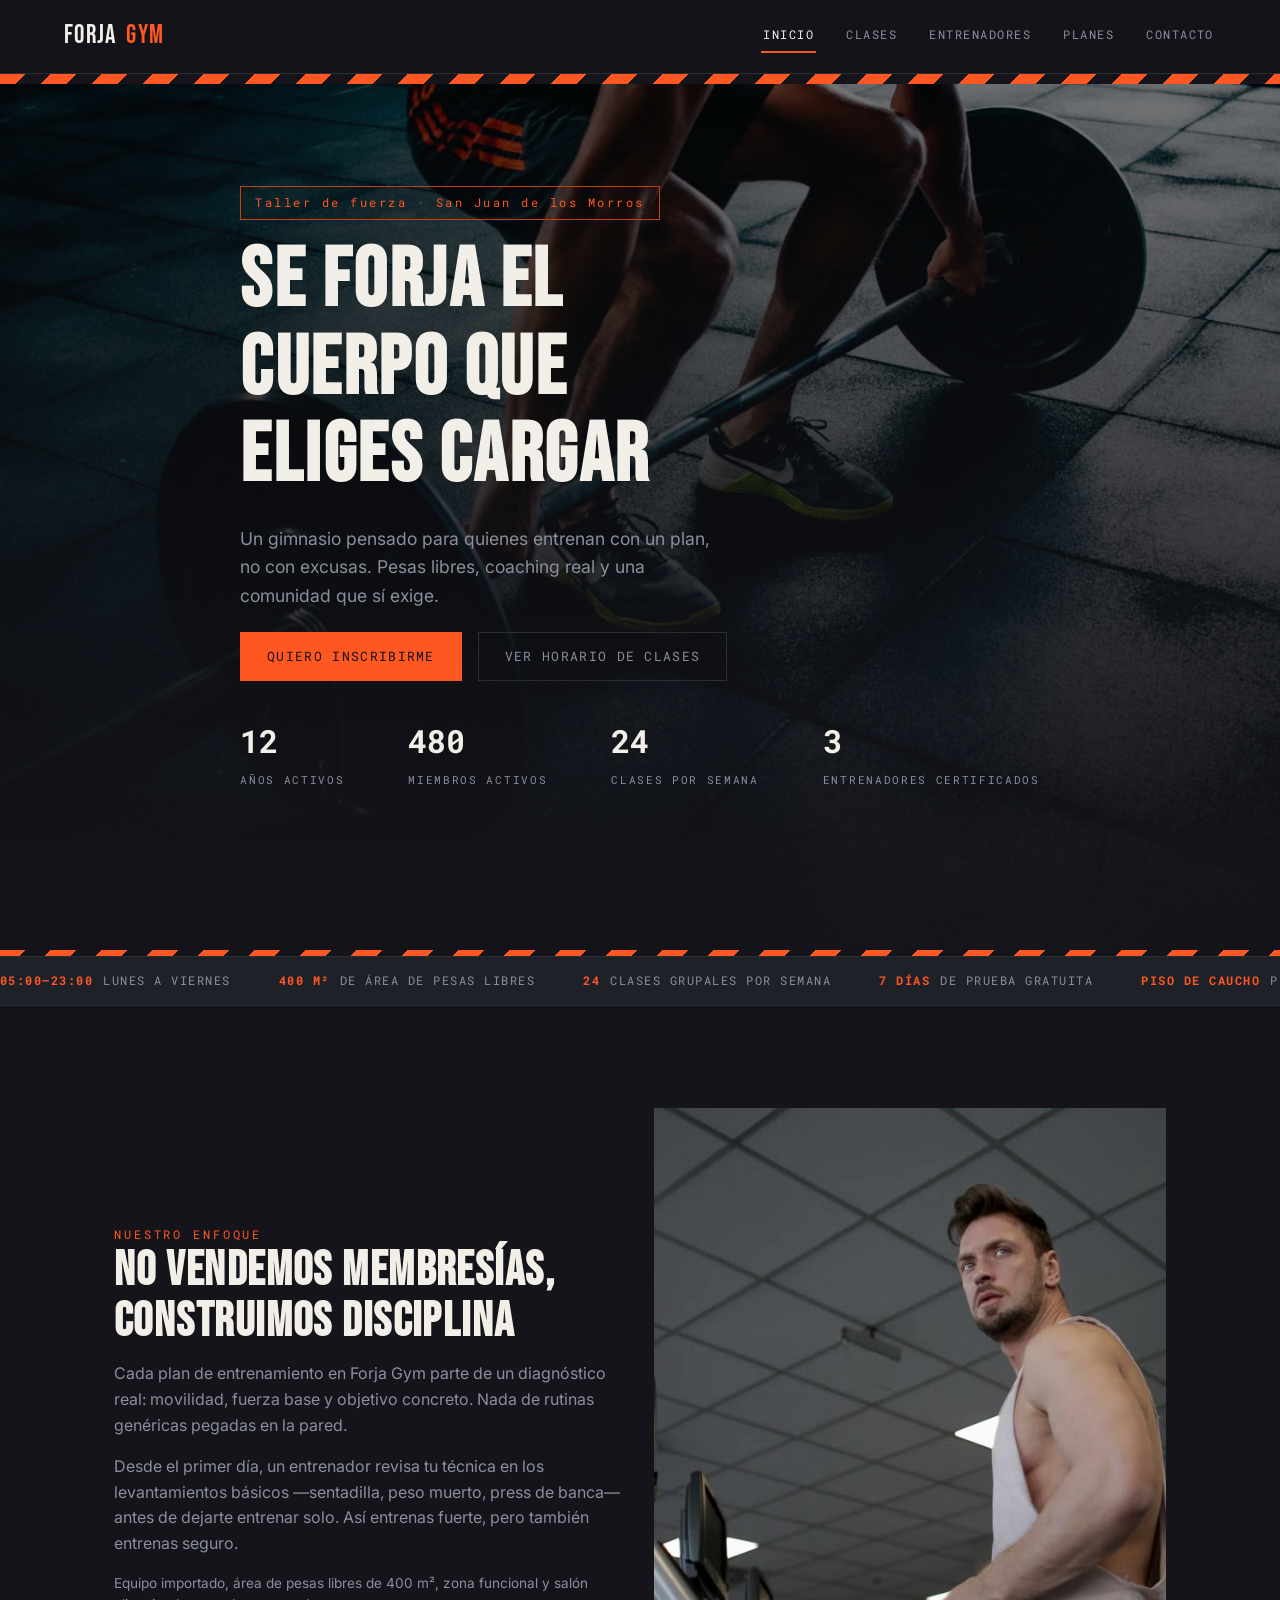
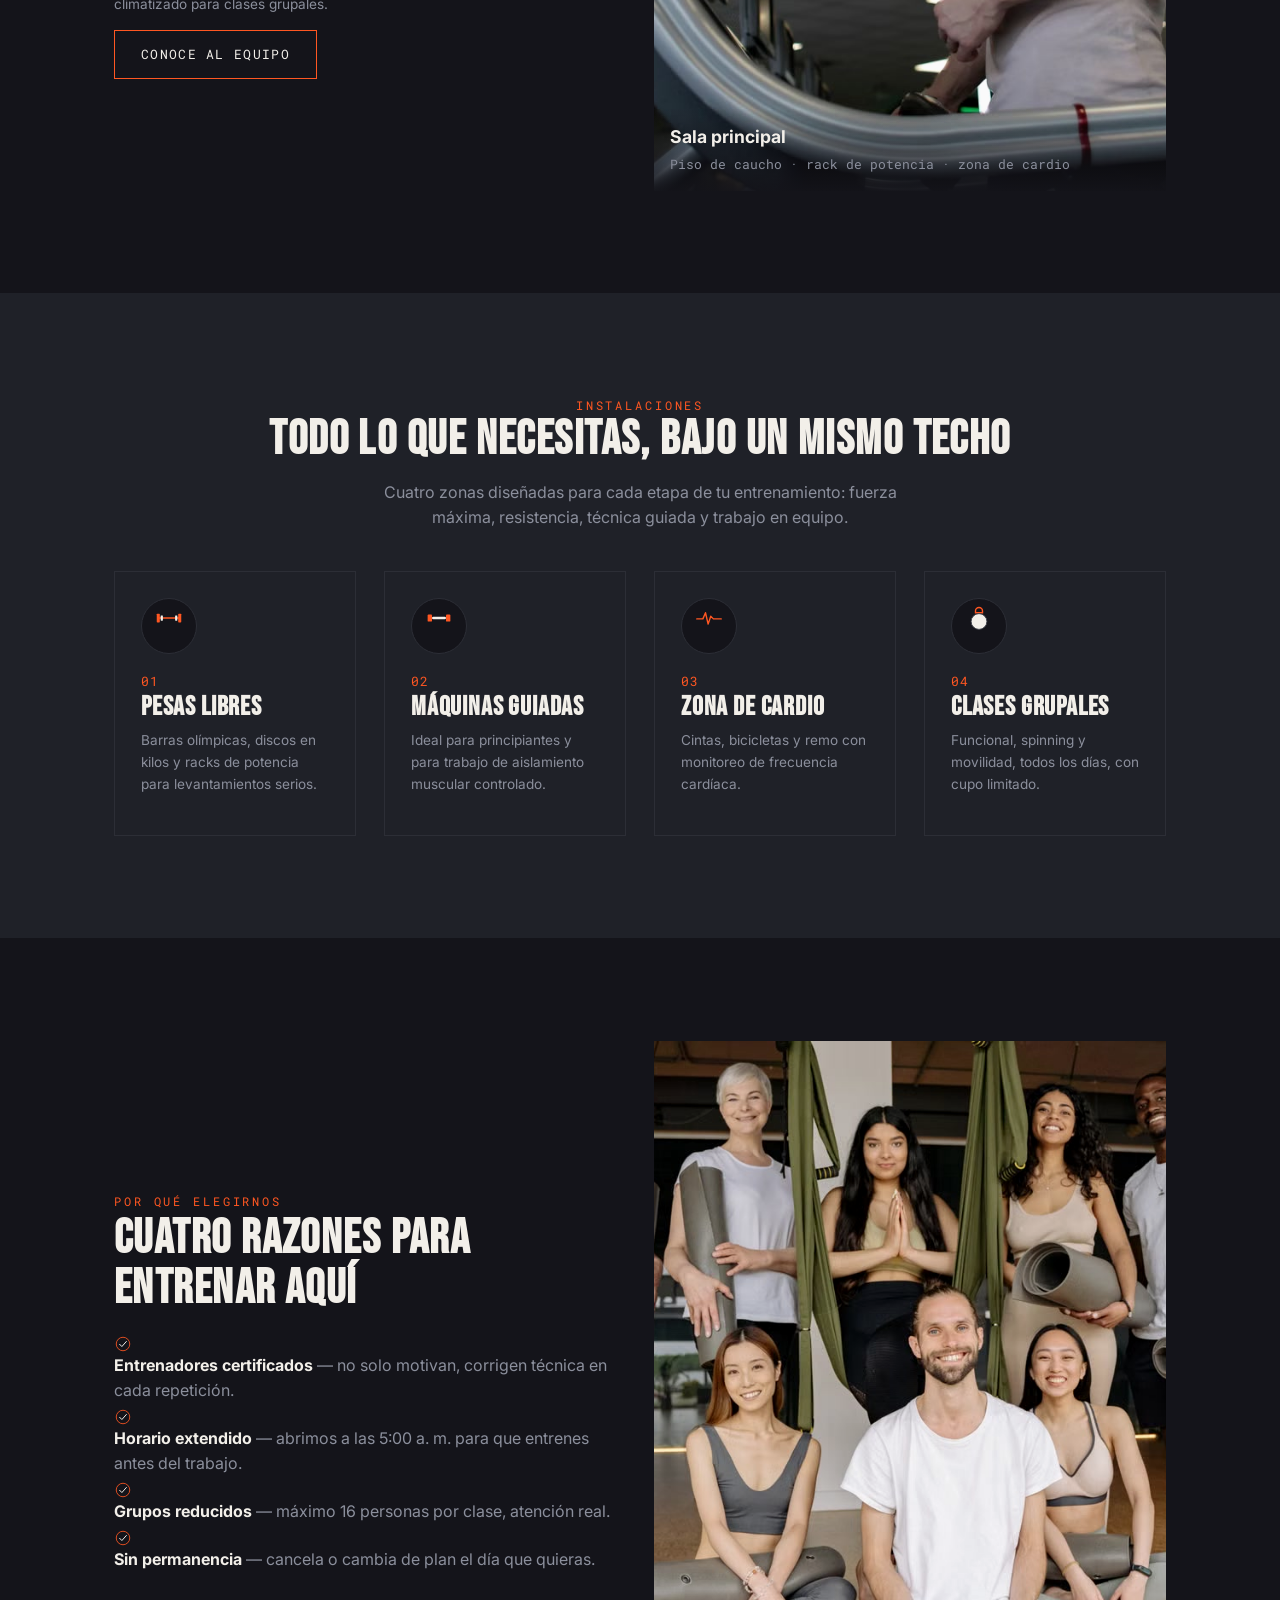
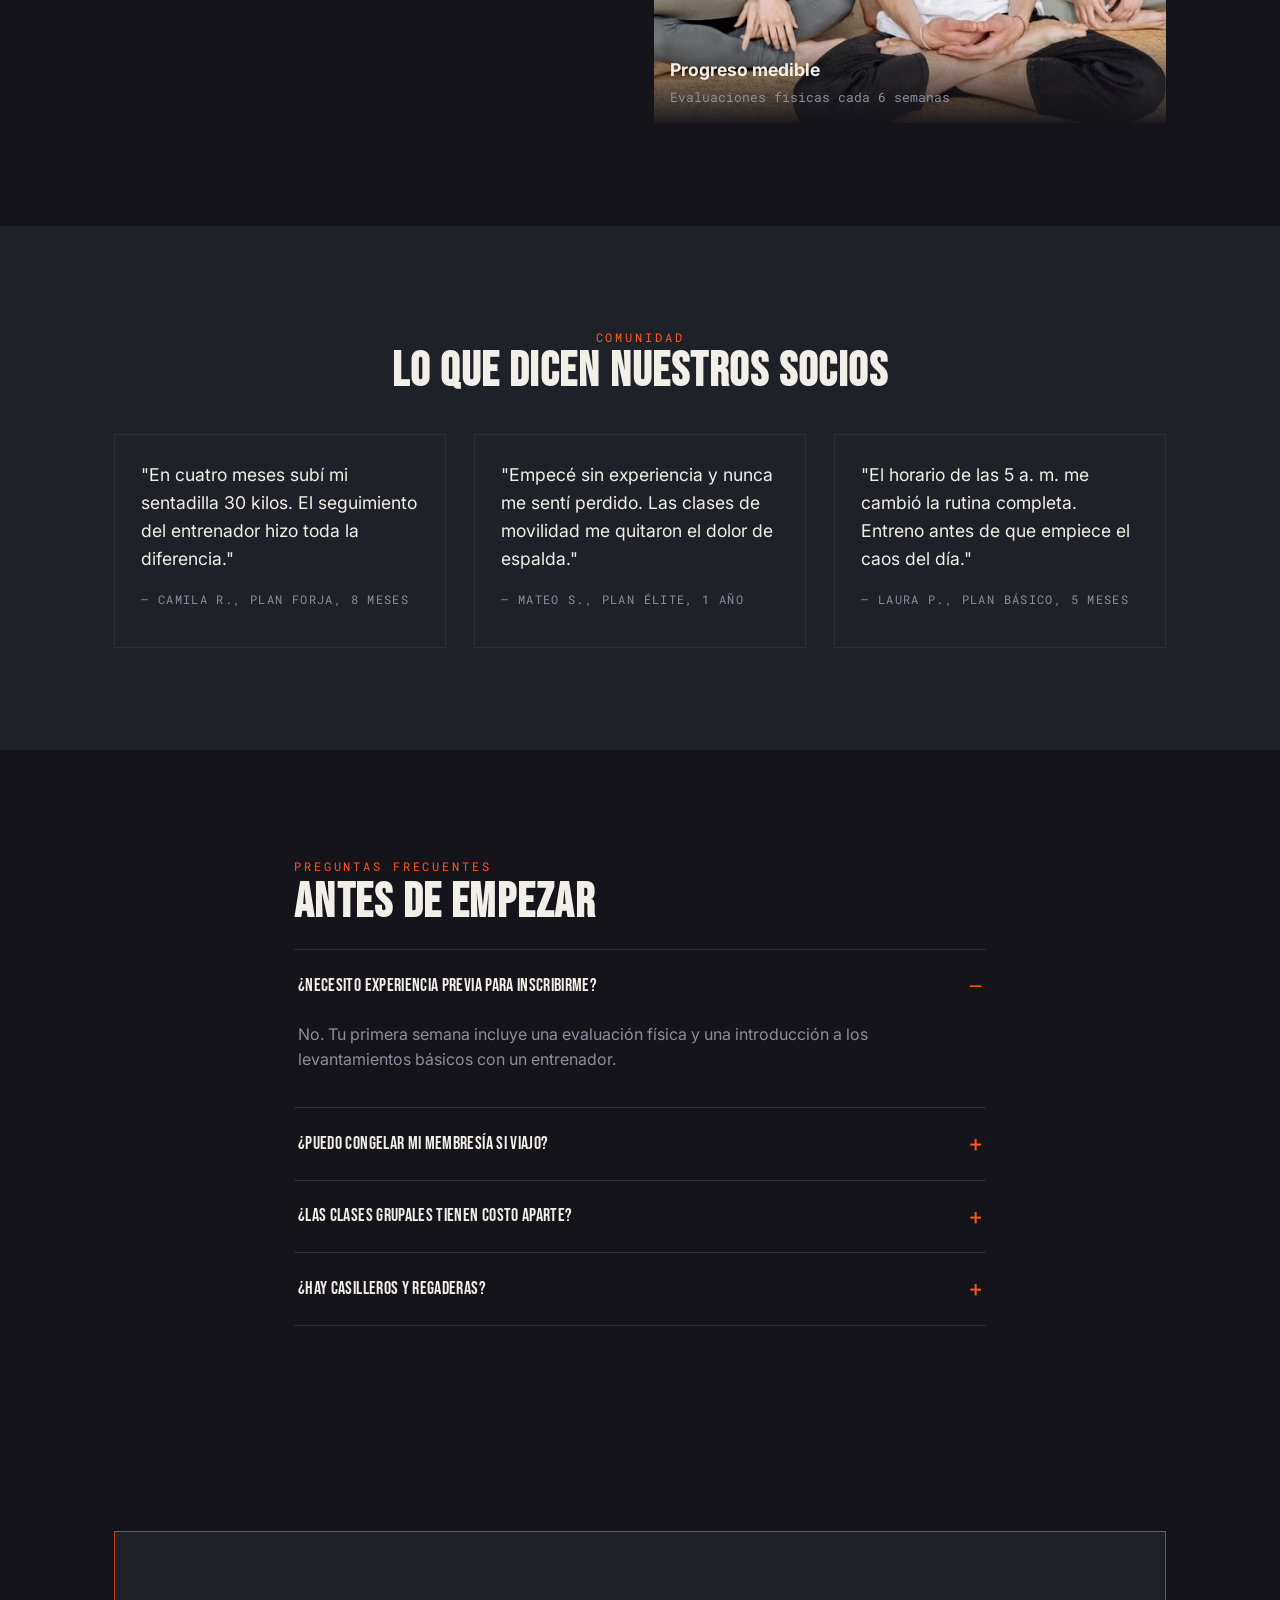
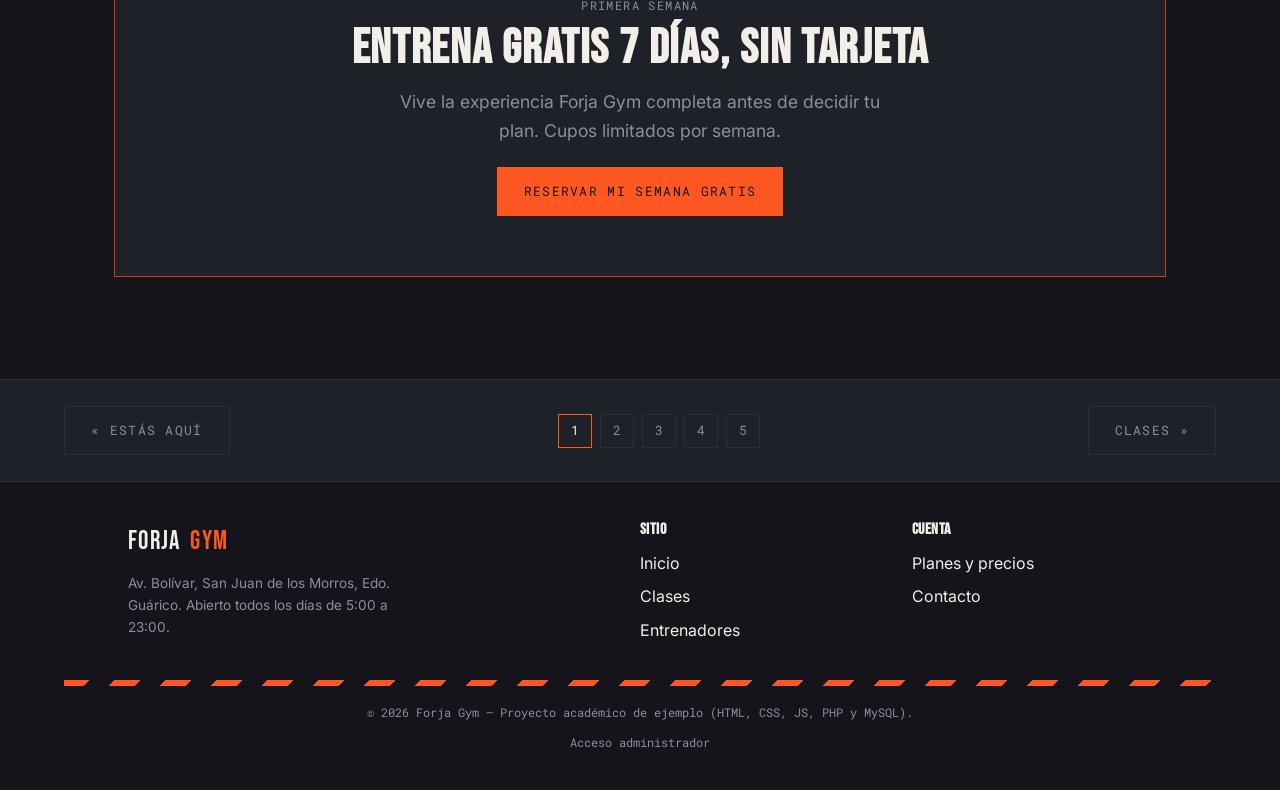
<file: index.html>
<!DOCTYPE html>
<html lang="es">
<head>
<meta charset="UTF-8">
<meta http-equiv="refresh" content="0; url=paginas/index.html">
<meta name="viewport" content="width=device-width, initial-scale=1.0">
<title>Forja Gym — Redirigiendo…</title>
<script>
  // Redirección inmediata por JavaScript (respaldo del meta refresh de arriba)
  window.location.replace("paginas/index.html");
</script>
<style>
  html,body{
    margin:0; height:100%; display:flex; align-items:center; justify-content:center;
    background:#14141a; color:#f2efe9; font-family:Arial, Helvetica, sans-serif; text-align:center;
  }
  a{ color:#ff5722; }
</style>
</head>
<body>
  <!-- Acceso directo: si por algún motivo la redirección automática no ocurre,
       este enlace visible lleva igual al inicio real del sitio. -->
  <p>Abriendo Forja Gym… si no eres redirigido automáticamente,
    <a href="paginas/index.html">haz clic aquí para entrar</a>.
  </p>
</body>
</html>
</file>
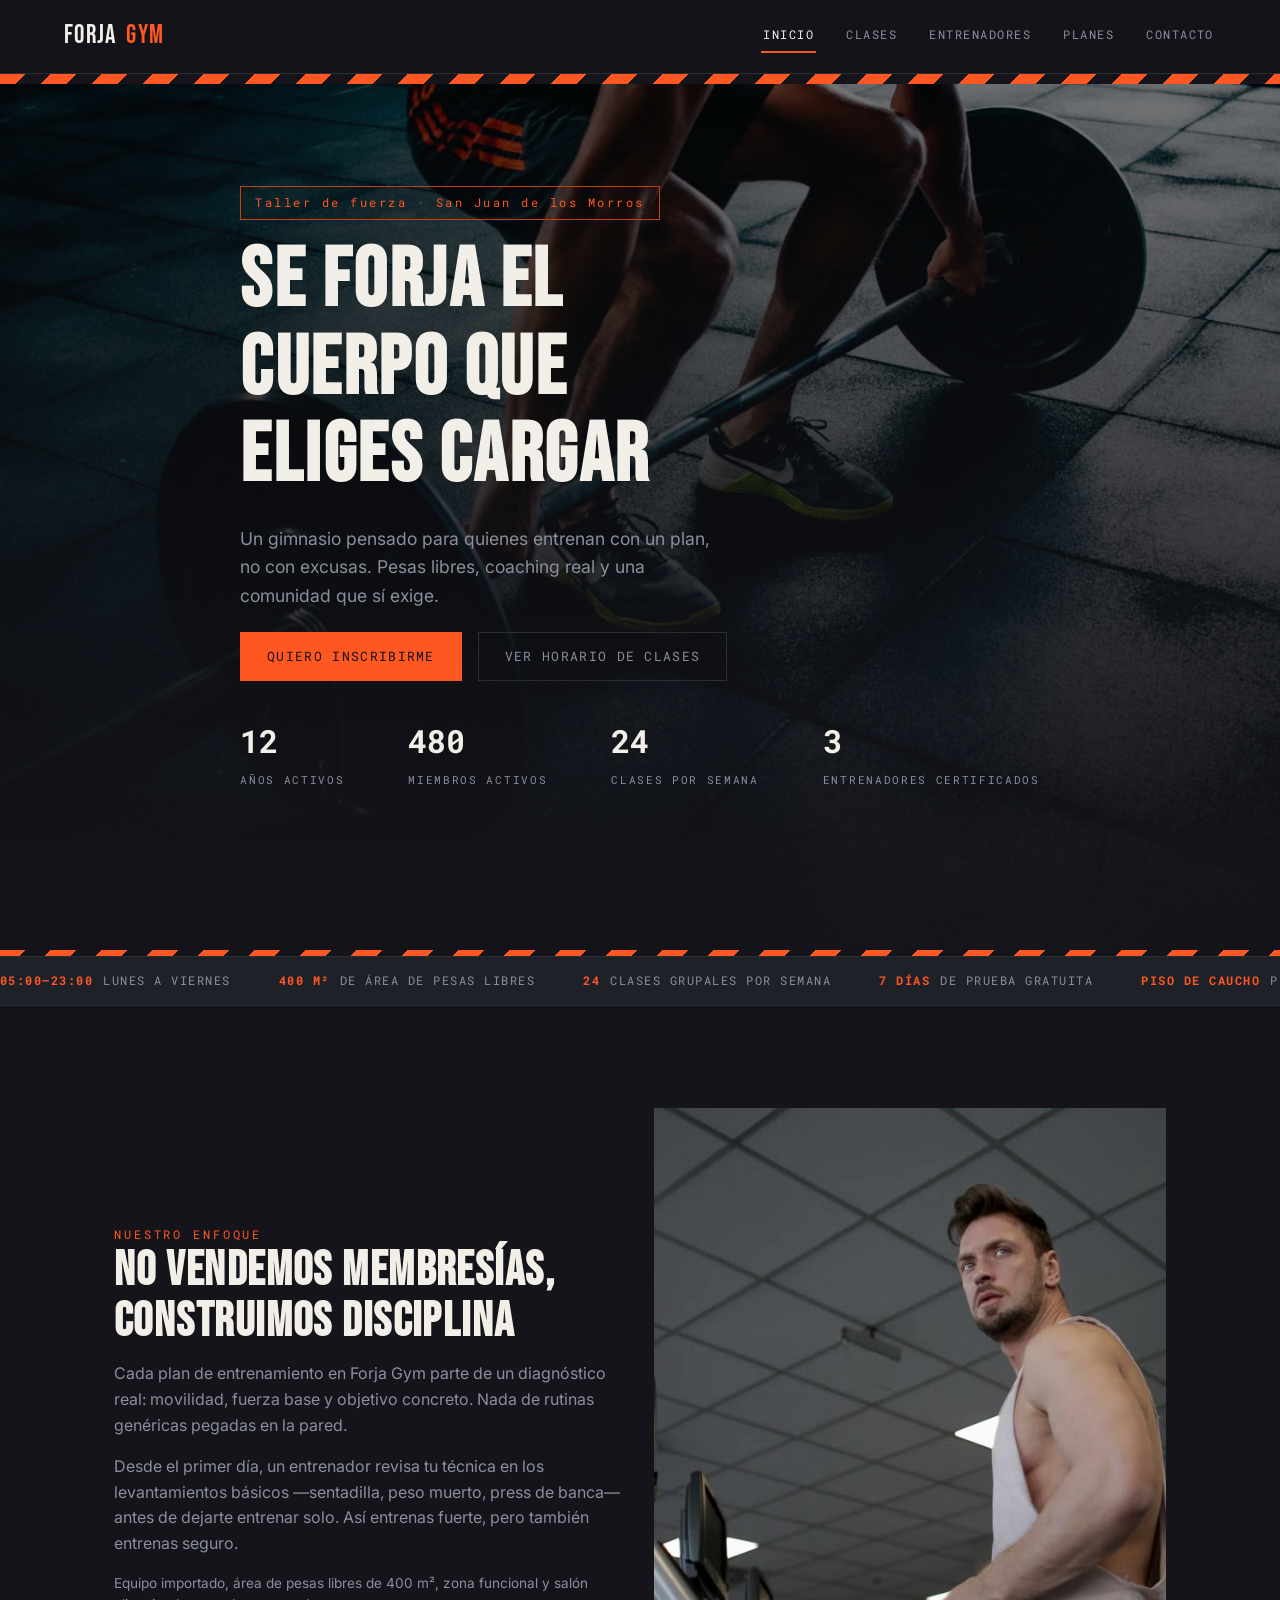
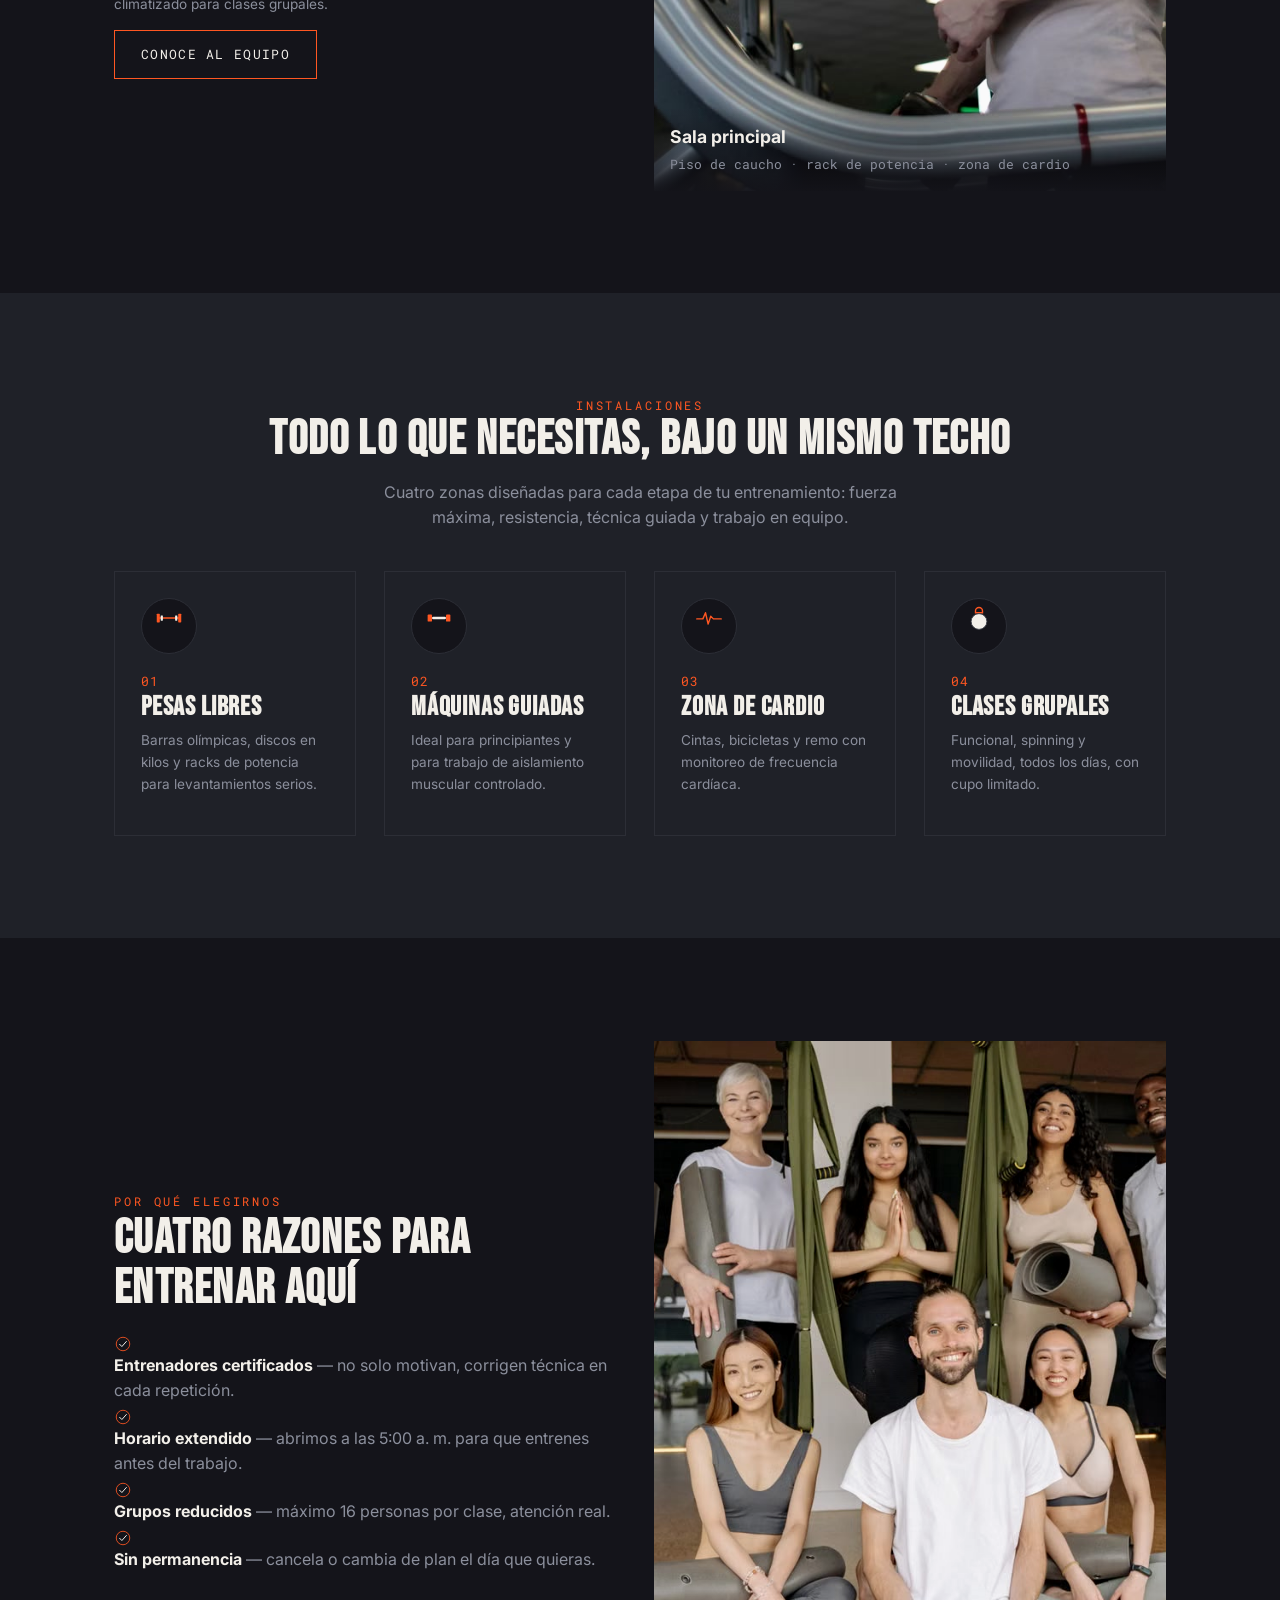
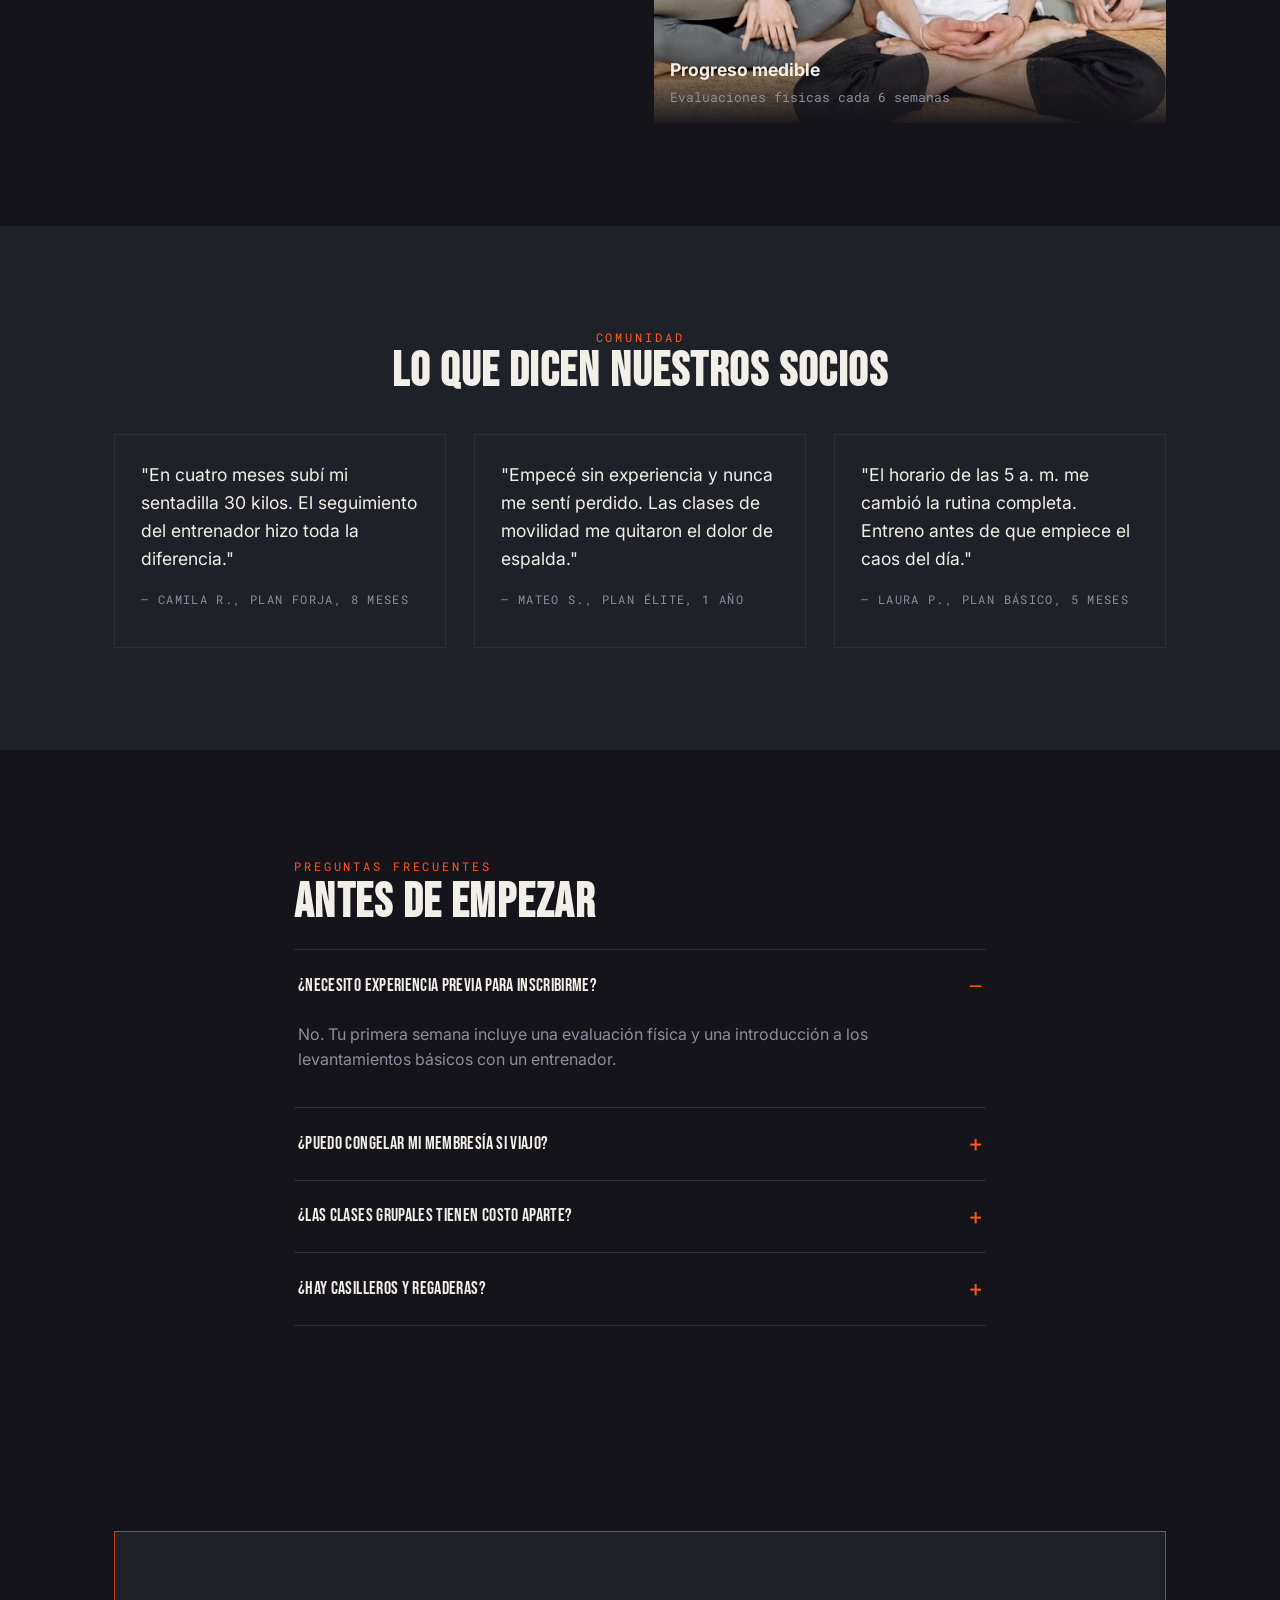
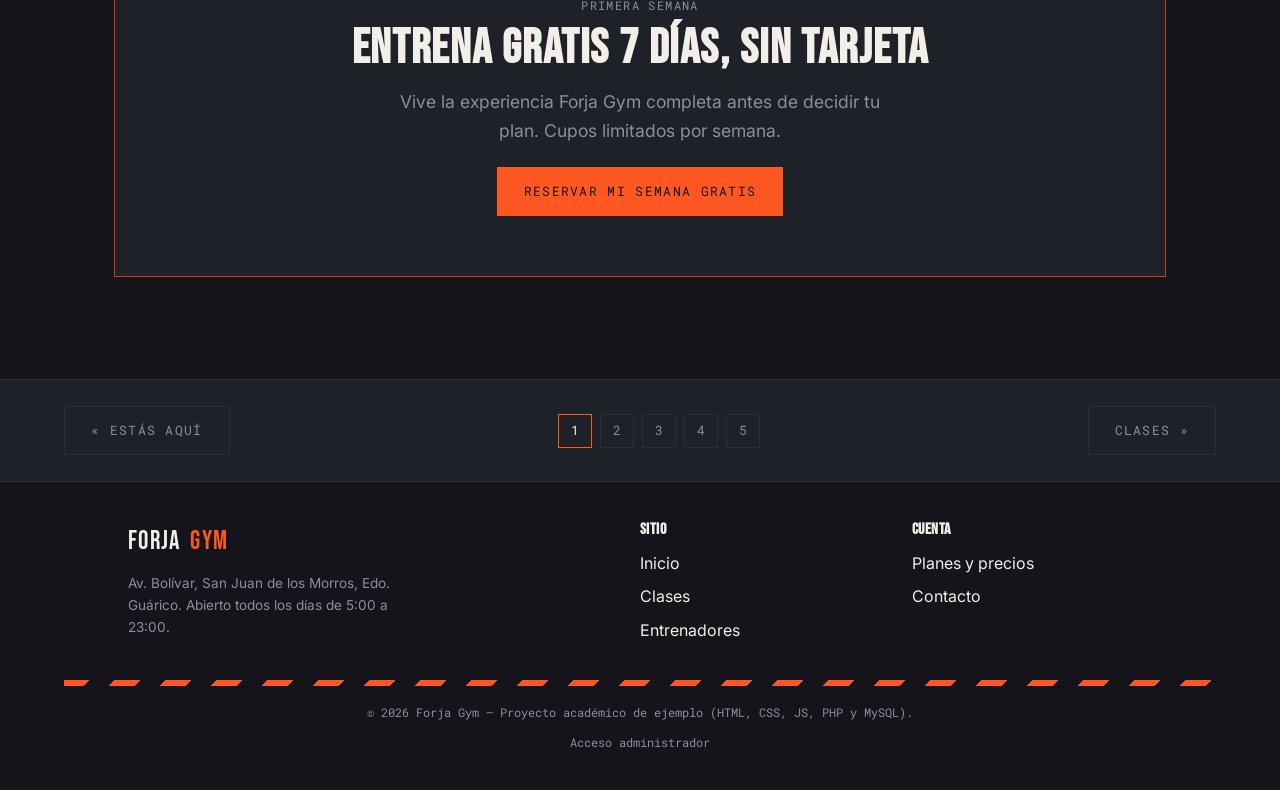
<file: paginas/index.html>
<!DOCTYPE html>
<html lang="es">
<head>
<meta charset="UTF-8">
<meta name="viewport" content="width=device-width, initial-scale=1.0">
<title>Forja Gym — Entrena con propósito</title>
<link rel="stylesheet" href="../assets/css/style.css">
</head>
<body>

<header class="site">
  <div class="nav-row">
    <a href="index.html" class="brand">FORJA<span>GYM</span></a>
    <nav class="links">
      <a href="index.html">Inicio</a>
      <a href="clases.html">Clases</a>
      <a href="entrenadores.html">Entrenadores</a>
      <a href="planes.html">Planes</a>
      <a href="contacto.html">Contacto</a>
    </nav>
    <button class="burger" aria-label="Abrir menú"><span></span><span></span><span></span></button>
  </div>
</header>

<div class="hazard"></div>

<!-- HERO -->
<section class="hero">
  <img class="bg photo" src="../assets/img/fotos-reales/pexels-juho-alonen-1189389723-28636776.jpg" alt="Área de pesas libres con discos y rack de potencia en un gimnasio">
  <div class="bg-fade"></div>
  <div class="wrap hero-content">
    <span class="hero-tag">Taller de fuerza · San Juan de los Morros</span>
    <h1>Se forja el<br>cuerpo que<br>eliges cargar</h1>
    <p class="text-lg" style="max-width:480px">Un gimnasio pensado para quienes entrenan con un plan, no con excusas. Pesas libres, coaching real y una comunidad que sí exige.</p>
    <div style="display:flex; gap:16px; flex-wrap:wrap; margin-top:22px;">
      <a href="planes.html#formulario" class="btn solid">Quiero inscribirme</a>
      <a href="clases.html" class="btn ghost">Ver horario de clases</a>
    </div>

    <div class="hero-stats">
      <div class="stat"><b data-count="12">0</b><small>Años activos</small></div>
      <div class="stat"><b data-count="480">0</b><small>Miembros activos</small></div>
      <div class="stat"><b data-count="24">0</b><small>Clases por semana</small></div>
      <div class="stat"><b data-count="3">0</b><small>Entrenadores certificados</small></div>
    </div>
  </div>
</section>

<div class="hazard thin"></div>

<!-- TICKER -->
<div class="ticker">
  <div class="ticker-track">
    <span><b>05:00–23:00</b> lunes a viernes</span>
    <span><b>400 m²</b> de área de pesas libres</span>
    <span><b>24</b> clases grupales por semana</span>
    <span><b>7 días</b> de prueba gratuita</span>
    <span><b>Piso de caucho</b> profesional</span>
    <span><b>Sin</b> permanencia mínima</span>
    <span><b>05:00–23:00</b> lunes a viernes</span>
    <span><b>400 m²</b> de área de pesas libres</span>
    <span><b>24</b> clases grupales por semana</span>
    <span><b>7 días</b> de prueba gratuita</span>
    <span><b>Piso de caucho</b> profesional</span>
    <span><b>Sin</b> permanencia mínima</span>
  </div>
</div>

<!-- INTRO -->
<section>
  <div class="wrap grid cols-2" style="align-items:center;">
    <div class="reveal">
      <span class="eyebrow">Nuestro enfoque</span>
      <h2>No vendemos membresías, <br>construimos disciplina</h2>
      <p>Cada plan de entrenamiento en Forja Gym parte de un diagnóstico real: movilidad, fuerza base y objetivo concreto. Nada de rutinas genéricas pegadas en la pared.</p>
      <p>Desde el primer día, un entrenador revisa tu técnica en los levantamientos básicos —sentadilla, peso muerto, press de banca— antes de dejarte entrenar solo. Así entrenas fuerte, pero también entrenas seguro.</p>
      <p class="text-sm">Equipo importado, área de pesas libres de 400 m², zona funcional y salón climatizado para clases grupales.</p>
      <a href="entrenadores.html" class="btn">Conoce al equipo</a>
    </div>
    <div class="figure reveal">
      <img class="photo" src="../assets/img/fotos-reales/pexels-victorfreitas-841130.jpg" alt="Atleta levantando una barra cargada en la sala principal de pesas">
      <figcaption>
        <b class="text-lg">Sala principal</b>
        <small>Piso de caucho · rack de potencia · zona de cardio</small>
      </figcaption>
    </div>
  </div>
</section>

<!-- GALERÍA / SERVICIOS -->
<section class="section-alt">
  <div class="wrap">
    <span class="eyebrow align-center" style="display:block; text-align:center;">Instalaciones</span>
    <h2 class="align-center">Todo lo que necesitas, bajo un mismo techo</h2>
    <p class="align-center" style="max-width:560px; margin:0 auto;">Cuatro zonas diseñadas para cada etapa de tu entrenamiento: fuerza máxima, resistencia, técnica guiada y trabajo en equipo.</p>

    <div class="grid cols-4 reveal-stagger" style="margin-top:40px;">
      <div class="card reveal" style="--i:0">
        <div class="icon-badge"><img src="../assets/svg/icon-barbell.svg" alt=""></div>
        <span class="num">01</span>
        <h3>Pesas libres</h3>
        <p class="text-sm">Barras olímpicas, discos en kilos y racks de potencia para levantamientos serios.</p>
      </div>
      <div class="card reveal" style="--i:1">
        <div class="icon-badge"><img src="../assets/svg/icon-dumbbell.svg" alt=""></div>
        <span class="num">02</span>
        <h3>Máquinas guiadas</h3>
        <p class="text-sm">Ideal para principiantes y para trabajo de aislamiento muscular controlado.</p>
      </div>
      <div class="card reveal" style="--i:2">
        <div class="icon-badge"><img src="../assets/svg/icon-heartbeat.svg" alt=""></div>
        <span class="num">03</span>
        <h3>Zona de cardio</h3>
        <p class="text-sm">Cintas, bicicletas y remo con monitoreo de frecuencia cardíaca.</p>
      </div>
      <div class="card reveal" style="--i:3">
        <div class="icon-badge"><img src="../assets/svg/icon-kettlebell.svg" alt=""></div>
        <span class="num">04</span>
        <h3>Clases grupales</h3>
        <p class="text-sm">Funcional, spinning y movilidad, todos los días, con cupo limitado.</p>
      </div>
    </div>
  </div>
</section>

<!-- POR QUÉ ELEGIRNOS -->
<section>
  <div class="wrap grid cols-2" style="align-items:center;">
    <div class="figure reveal" style="order:2;">
      <img class="photo" src="../assets/img/fotos-reales/pexels-olly-3888343.jpg" alt="Persona entrenando en la zona de cardio sobre una caminadora">
      <figcaption>
        <b class="text-lg">Progreso medible</b>
        <small>Evaluaciones físicas cada 6 semanas</small>
      </figcaption>
    </div>
    <div class="reveal" style="order:1;">
      <span class="eyebrow">Por qué elegirnos</span>
      <h2>Cuatro razones para entrenar aquí</h2>
      <div class="stack-tight" style="margin-top:20px;">
        <p><img class="icon-inline" src="../assets/svg/icon-check.svg" alt=""><b style="color:var(--bone);">Entrenadores certificados</b> — no solo motivan, corrigen técnica en cada repetición.</p>
        <p><img class="icon-inline" src="../assets/svg/icon-check.svg" alt=""><b style="color:var(--bone);">Horario extendido</b> — abrimos a las 5:00 a. m. para que entrenes antes del trabajo.</p>
        <p><img class="icon-inline" src="../assets/svg/icon-check.svg" alt=""><b style="color:var(--bone);">Grupos reducidos</b> — máximo 16 personas por clase, atención real.</p>
        <p><img class="icon-inline" src="../assets/svg/icon-check.svg" alt=""><b style="color:var(--bone);">Sin permanencia</b> — cancela o cambia de plan el día que quieras.</p>
      </div>
    </div>
  </div>
</section>

<!-- TESTIMONIOS -->
<section class="section-alt">
  <div class="wrap">
    <span class="eyebrow align-center" style="display:block; text-align:center;">Comunidad</span>
    <h2 class="align-center">Lo que dicen nuestros socios</h2>

    <div class="grid cols-3" style="margin-top:36px;">
      <div class="card reveal" style="--i:0">
        <p class="text-lg" style="color:var(--bone);">"En cuatro meses subí mi sentadilla 30 kilos. El seguimiento del entrenador hizo toda la diferencia."</p>
        <p class="text-xs" style="margin-top:14px;">— Camila R., Plan Forja, 8 meses</p>
      </div>
      <div class="card reveal" style="--i:1">
        <p class="text-lg" style="color:var(--bone);">"Empecé sin experiencia y nunca me sentí perdido. Las clases de movilidad me quitaron el dolor de espalda."</p>
        <p class="text-xs" style="margin-top:14px;">— Mateo S., Plan Élite, 1 año</p>
      </div>
      <div class="card reveal" style="--i:2">
        <p class="text-lg" style="color:var(--bone);">"El horario de las 5 a. m. me cambió la rutina completa. Entreno antes de que empiece el caos del día."</p>
        <p class="text-xs" style="margin-top:14px;">— Laura P., Plan Básico, 5 meses</p>
      </div>
    </div>
  </div>
</section>

<!-- FAQ -->
<section>
  <div class="wrap" style="max-width:820px;">
    <span class="eyebrow">Preguntas frecuentes</span>
    <h2>Antes de empezar</h2>
    <div class="accordion" style="margin-top:20px;">
      <details class="accordion-item" open>
        <summary>¿Necesito experiencia previa para inscribirme?</summary>
        <p>No. Tu primera semana incluye una evaluación física y una introducción a los levantamientos básicos con un entrenador.</p>
      </details>
      <details class="accordion-item">
        <summary>¿Puedo congelar mi membresía si viajo?</summary>
        <p>Sí, puedes pausar tu plan hasta 30 días al año sin costo adicional, avisando con una semana de anticipación.</p>
      </details>
      <details class="accordion-item">
        <summary>¿Las clases grupales tienen costo aparte?</summary>
        <p>El plan Forja incluye 3 clases por semana y el plan Élite las tiene ilimitadas. El plan básico puede sumarlas por sesión.</p>
      </details>
      <details class="accordion-item">
        <summary>¿Hay casilleros y regaderas?</summary>
        <p>Sí, todas las instalaciones incluyen casilleros diarios, regaderas y área de estiramiento.</p>
      </details>
    </div>
  </div>
</section>

<!-- CTA -->
<section>
  <div class="wrap">
    <div class="card align-center reveal" style="padding:clamp(30px,6vw,60px); border-color:var(--ember-dim);">
      <span class="text-xs">Primera semana</span>
      <h2 style="margin-top:6px;">Entrena gratis 7 días, sin tarjeta</h2>
      <p class="text-lg" style="max-width:520px; margin:0 auto 22px;">Vive la experiencia Forja Gym completa antes de decidir tu plan. Cupos limitados por semana.</p>
      <a href="planes.html#formulario" class="btn solid">Reservar mi semana gratis</a>
    </div>
  </div>
</section>

<!-- PAGINACIÓN -->
<nav class="pager">
  <a href="index.html" class="btn ghost side">« Estás aquí</a>
  <div class="steps">
    <a href="index.html" class="step active">1</a>
    <a href="clases.html" class="step">2</a>
    <a href="entrenadores.html" class="step">3</a>
    <a href="planes.html" class="step">4</a>
    <a href="contacto.html" class="step">5</a>
  </div>
  <a href="clases.html" class="btn ghost side">Clases »</a>
</nav>

<footer class="site">
  <div class="wrap footer-grid">
    <div>
      <div class="brand">FORJA<span>GYM</span></div>
      <p class="text-sm" style="margin-top:10px; max-width:280px;">Av. Bolívar, San Juan de los Morros, Edo. Guárico. Abierto todos los días de 5:00 a 23:00.</p>
    </div>
    <div>
      <h4>Sitio</h4>
      <ul>
        <li><a href="index.html">Inicio</a></li>
        <li><a href="clases.html">Clases</a></li>
        <li><a href="entrenadores.html">Entrenadores</a></li>
      </ul>
    </div>
    <div>
      <h4>Cuenta</h4>
      <ul>
        <li><a href="planes.html">Planes y precios</a></li>
        <li><a href="contacto.html">Contacto</a></li>
      </ul>
    </div>
  </div>
  <div class="hazard thin" style="margin-bottom:18px;"></div>
  <p class="fine">© 2026 Forja Gym — Proyecto académico de ejemplo (HTML, CSS, JS, PHP y MySQL).</p>
  <p class="fine" style="margin-top:8px;"><a href="../backend/admin/login.php">Acceso administrador</a></p>
</footer>

<script src="../assets/js/script.js"></script>
</body>
</html>
</file>
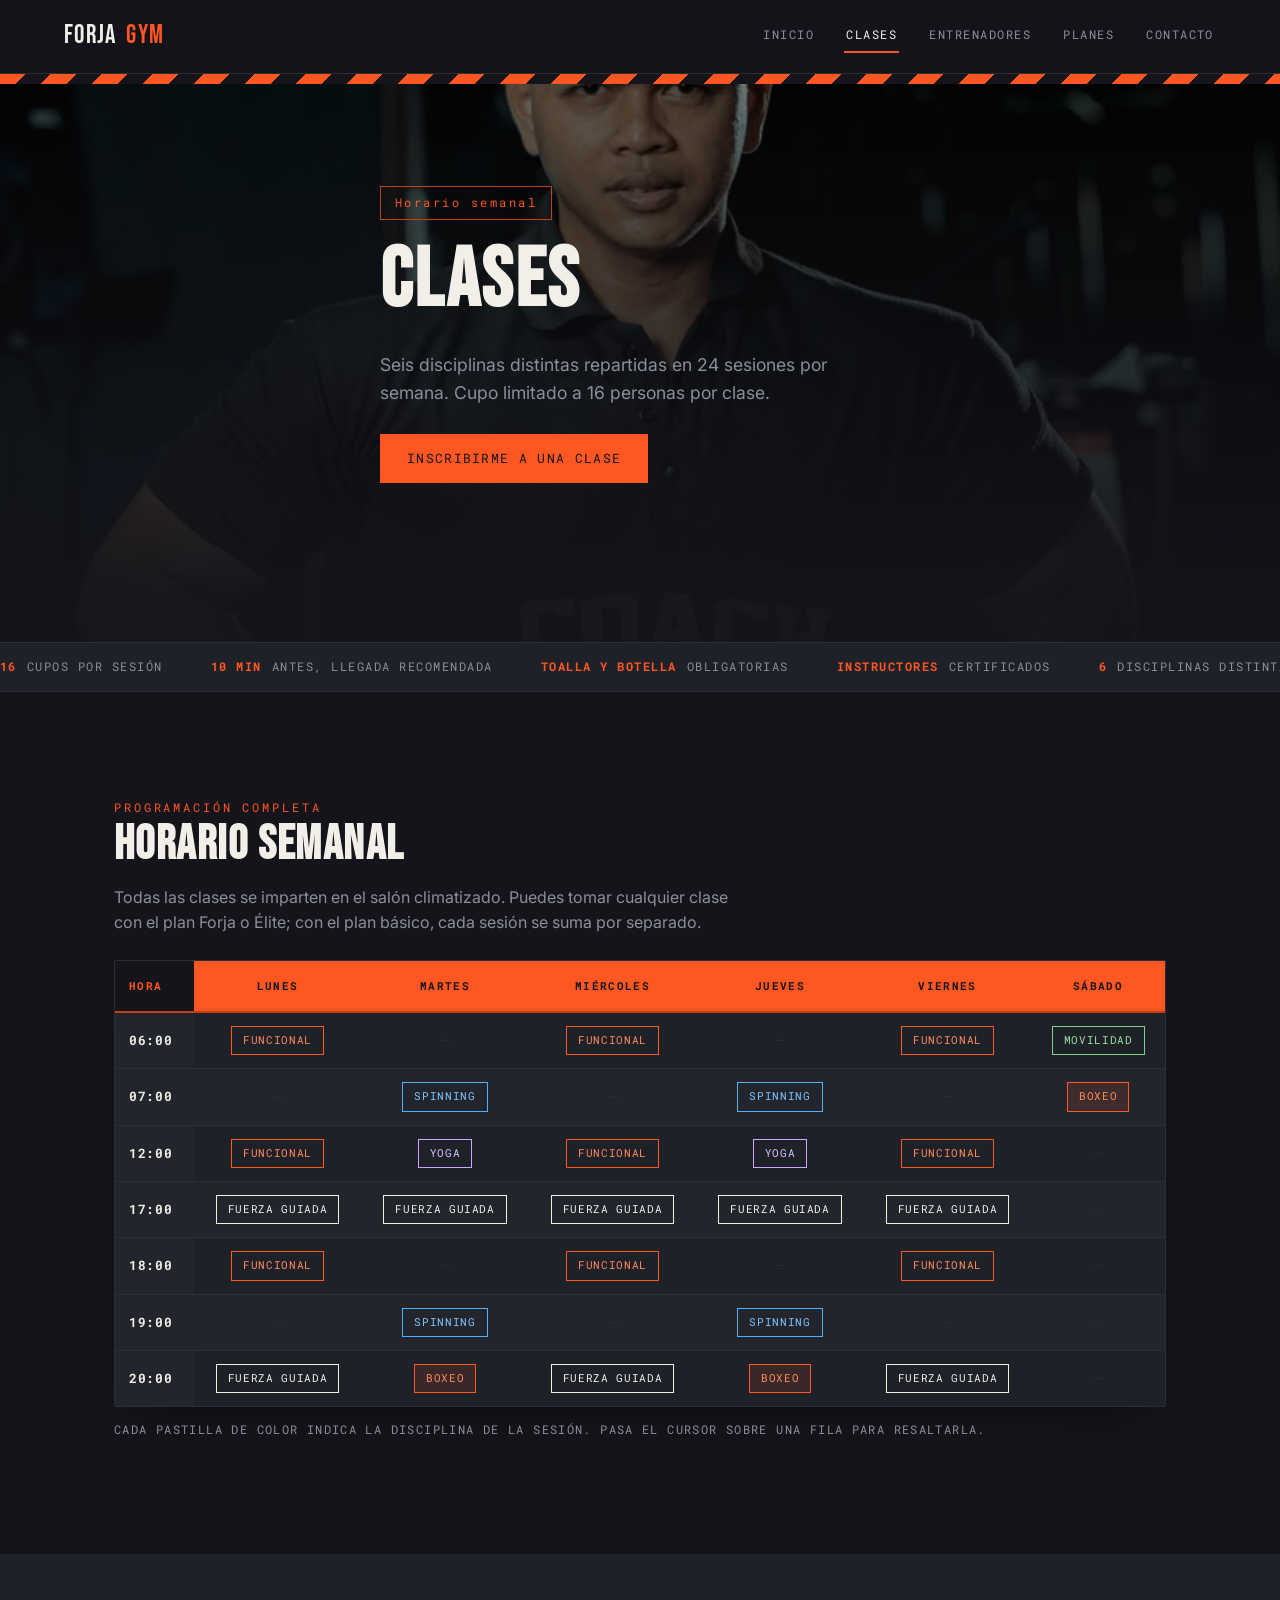
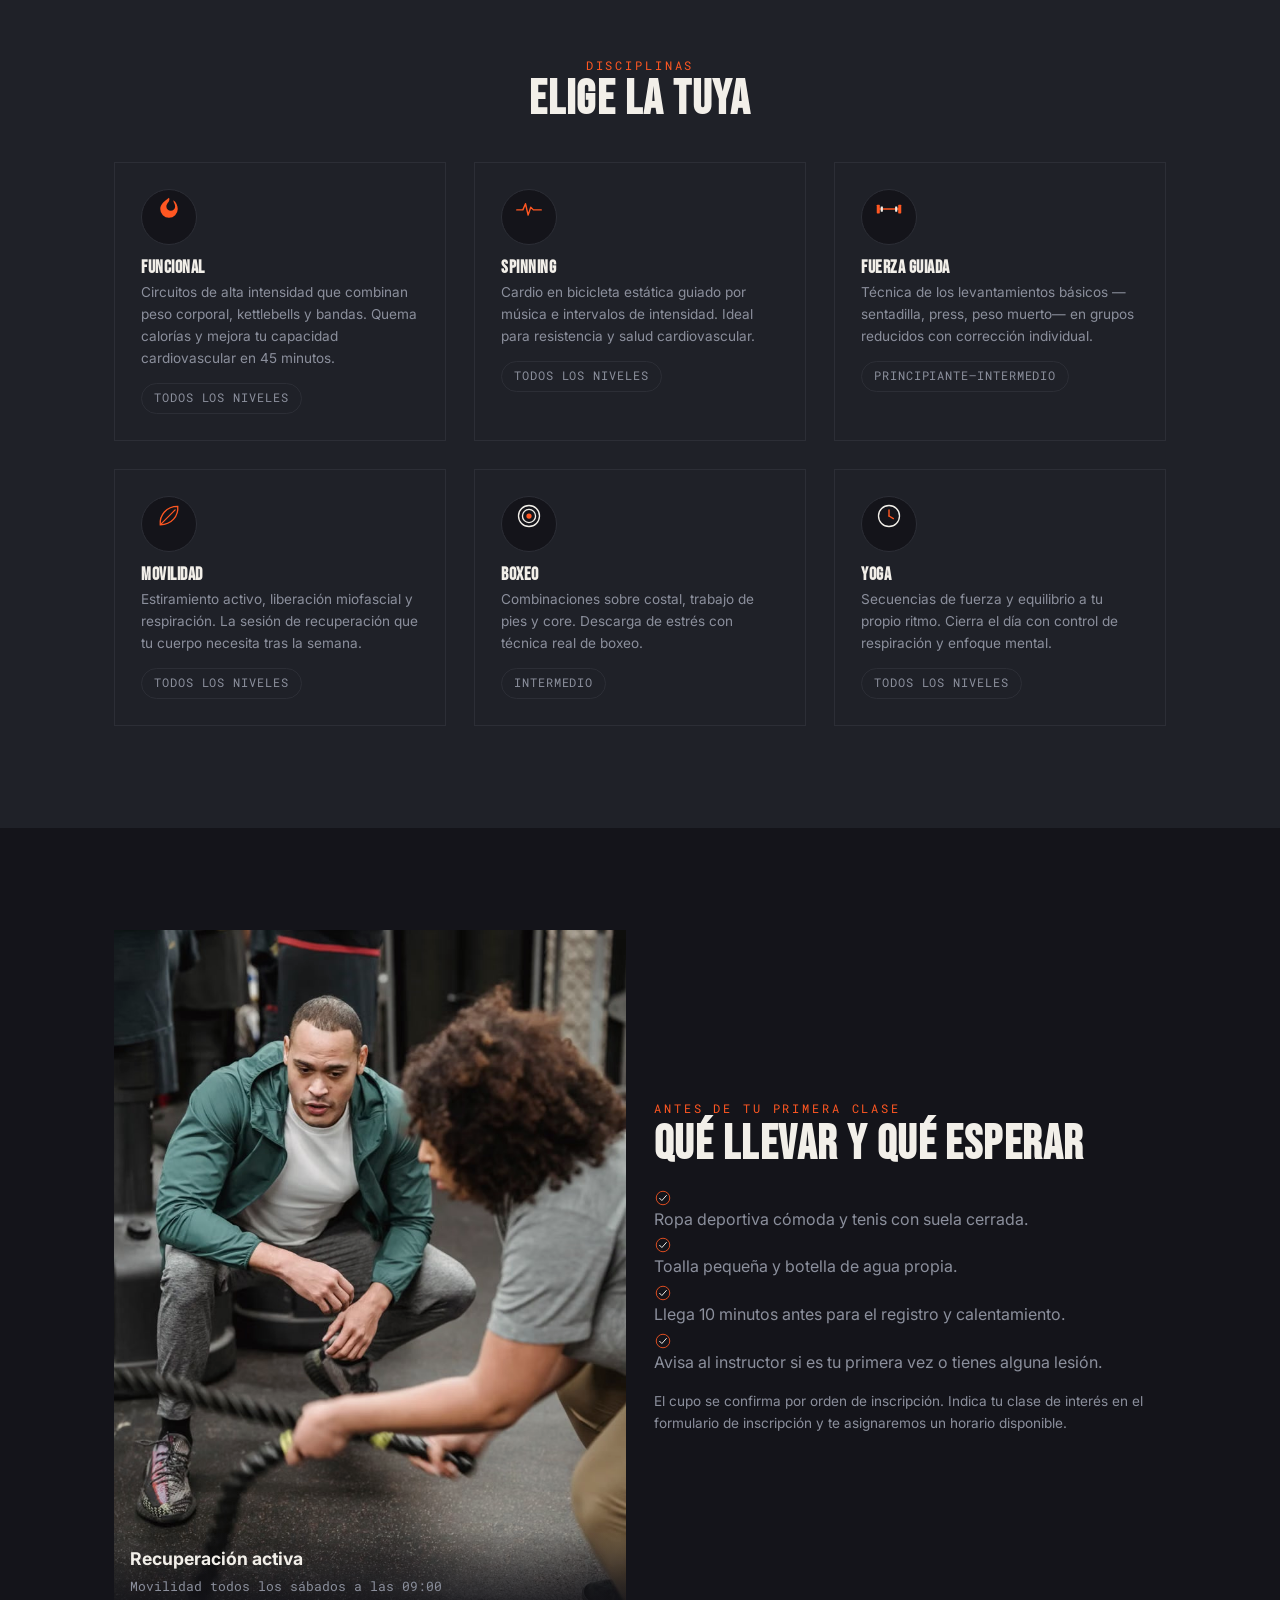
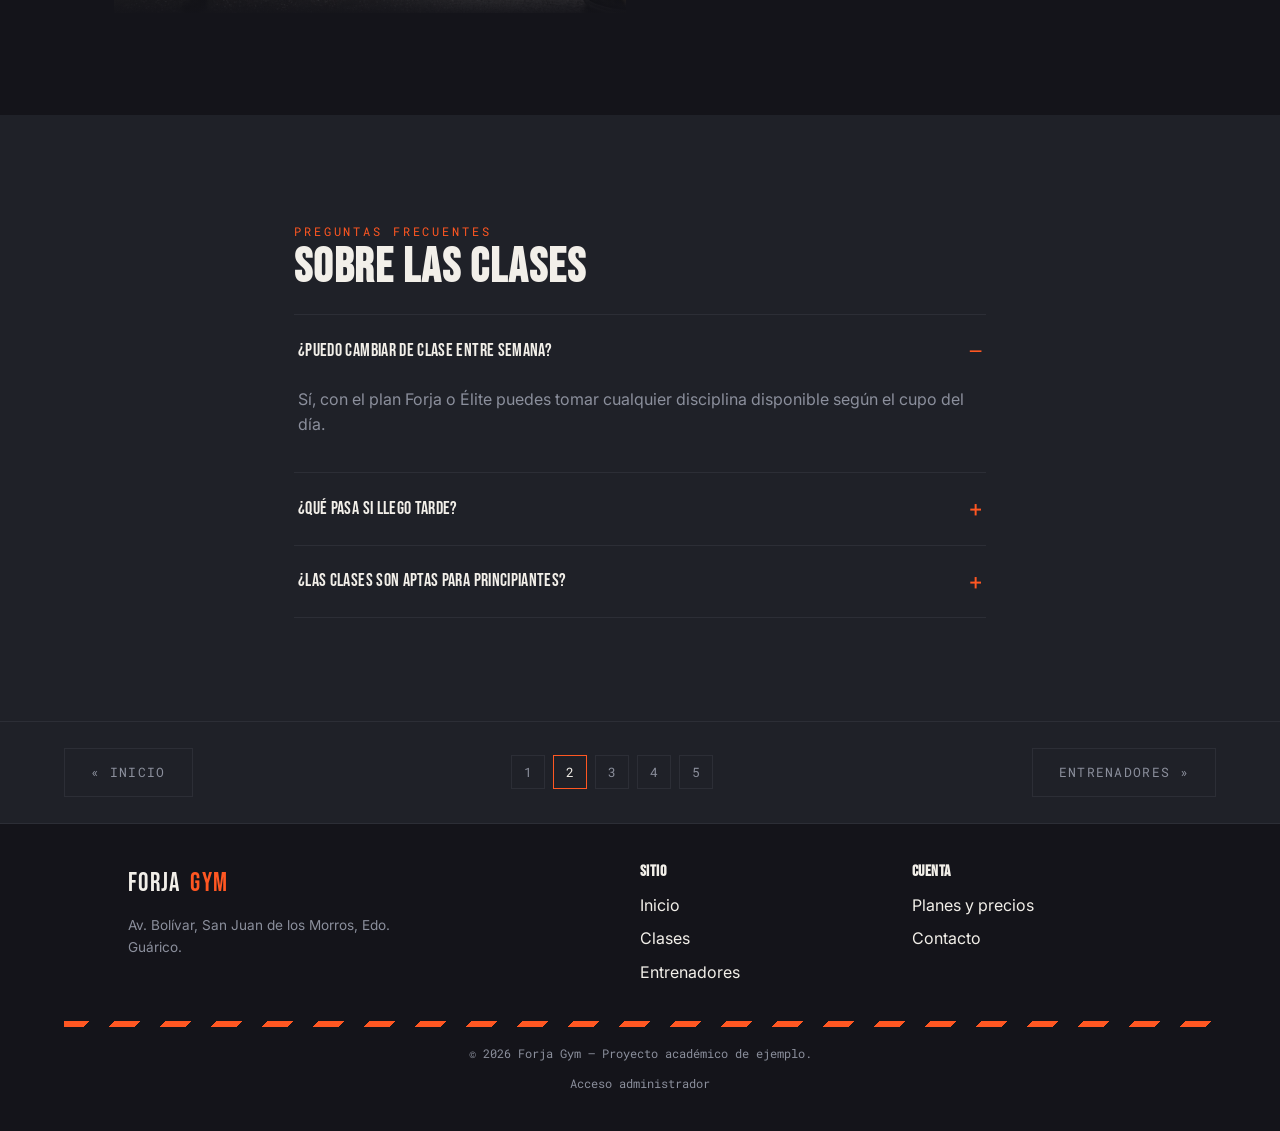
<file: paginas/clases.html>
<!DOCTYPE html>
<html lang="es">
<head>
<meta charset="UTF-8">
<meta name="viewport" content="width=device-width, initial-scale=1.0">
<title>Clases — Forja Gym</title>
<link rel="stylesheet" href="../assets/css/style.css">
</head>
<body>

<header class="site">
  <div class="nav-row">
    <a href="index.html" class="brand">FORJA<span>GYM</span></a>
    <nav class="links">
      <a href="index.html">Inicio</a>
      <a href="clases.html">Clases</a>
      <a href="entrenadores.html">Entrenadores</a>
      <a href="planes.html">Planes</a>
      <a href="contacto.html">Contacto</a>
    </nav>
    <button class="burger" aria-label="Abrir menú"><span></span><span></span><span></span></button>
  </div>
</header>
<div class="hazard"></div>

<section class="hero" style="min-height:52vh;">
  <img class="bg photo" src="../assets/img/fotos-reales/pexels-dmitry-ovsyannikov-271243380-26655637.jpg" alt="Instructora dirigiendo una clase grupal de spinning en un gimnasio">
  <div class="bg-fade"></div>
  <div class="wrap hero-content">
    <span class="hero-tag">Horario semanal</span>
    <h1>Clases</h1>
    <p class="text-lg" style="max-width:520px;">Seis disciplinas distintas repartidas en 24 sesiones por semana. Cupo limitado a 16 personas por clase.</p>
    <a href="planes.html#formulario" class="btn solid" style="margin-top:10px;">Inscribirme a una clase</a>
  </div>
</section>

<div class="ticker">
  <div class="ticker-track">
    <span><b>16</b> cupos por sesión</span>
    <span><b>10 min</b> antes, llegada recomendada</span>
    <span><b>Toalla y botella</b> obligatorias</span>
    <span><b>Instructores</b> certificados</span>
    <span><b>6</b> disciplinas distintas</span>
    <span><b>16</b> cupos por sesión</span>
    <span><b>10 min</b> antes, llegada recomendada</span>
    <span><b>Toalla y botella</b> obligatorias</span>
    <span><b>Instructores</b> certificados</span>
    <span><b>6</b> disciplinas distintas</span>
  </div>
</div>

<!-- HORARIO SEMANAL COMPLETO -->
<section>
  <div class="wrap reveal">
    <span class="eyebrow">Programación completa</span>
    <h2>Horario semanal</h2>
    <p style="max-width:640px;">Todas las clases se imparten en el salón climatizado. Puedes tomar cualquier clase con el plan Forja o Élite; con el plan básico, cada sesión se suma por separado.</p>

    <div class="table-scroll" style="margin-top:24px; border:1px solid var(--line);">
      <table class="data" style="min-width:760px;">
        <thead>
          <tr><th>Hora</th><th>Lunes</th><th>Martes</th><th>Miércoles</th><th>Jueves</th><th>Viernes</th><th>Sábado</th></tr>
        </thead>
        <tbody>
          <tr>
            <td>06:00</td>
            <td><span class="class-tag funcional">Funcional</span></td>
            <td class="off">—</td>
            <td><span class="class-tag funcional">Funcional</span></td>
            <td class="off">—</td>
            <td><span class="class-tag funcional">Funcional</span></td>
            <td><span class="class-tag movilidad">Movilidad</span></td>
          </tr>
          <tr>
            <td>07:00</td>
            <td class="off">—</td>
            <td><span class="class-tag spinning">Spinning</span></td>
            <td class="off">—</td>
            <td><span class="class-tag spinning">Spinning</span></td>
            <td class="off">—</td>
            <td><span class="class-tag boxeo">Boxeo</span></td>
          </tr>
          <tr>
            <td>12:00</td>
            <td><span class="class-tag funcional">Funcional</span></td>
            <td><span class="class-tag yoga">Yoga</span></td>
            <td><span class="class-tag funcional">Funcional</span></td>
            <td><span class="class-tag yoga">Yoga</span></td>
            <td><span class="class-tag funcional">Funcional</span></td>
            <td class="off">—</td>
          </tr>
          <tr>
            <td>17:00</td>
            <td><span class="class-tag fuerza">Fuerza guiada</span></td>
            <td><span class="class-tag fuerza">Fuerza guiada</span></td>
            <td><span class="class-tag fuerza">Fuerza guiada</span></td>
            <td><span class="class-tag fuerza">Fuerza guiada</span></td>
            <td><span class="class-tag fuerza">Fuerza guiada</span></td>
            <td class="off">—</td>
          </tr>
          <tr>
            <td>18:00</td>
            <td><span class="class-tag funcional">Funcional</span></td>
            <td class="off">—</td>
            <td><span class="class-tag funcional">Funcional</span></td>
            <td class="off">—</td>
            <td><span class="class-tag funcional">Funcional</span></td>
            <td class="off">—</td>
          </tr>
          <tr>
            <td>19:00</td>
            <td class="off">—</td>
            <td><span class="class-tag spinning">Spinning</span></td>
            <td class="off">—</td>
            <td><span class="class-tag spinning">Spinning</span></td>
            <td class="off">—</td>
            <td class="off">—</td>
          </tr>
          <tr>
            <td>20:00</td>
            <td><span class="class-tag fuerza">Fuerza guiada</span></td>
            <td><span class="class-tag boxeo">Boxeo</span></td>
            <td><span class="class-tag fuerza">Fuerza guiada</span></td>
            <td><span class="class-tag boxeo">Boxeo</span></td>
            <td><span class="class-tag fuerza">Fuerza guiada</span></td>
            <td class="off">—</td>
          </tr>
        </tbody>
      </table>
    </div>
    <p class="text-xs" style="margin-top:14px;">Cada pastilla de color indica la disciplina de la sesión. Pasa el cursor sobre una fila para resaltarla.</p>
  </div>
</section>

<!-- DESCRIPCIÓN DE CADA CLASE -->
<section class="section-alt">
  <div class="wrap">
    <span class="eyebrow align-center" style="display:block; text-align:center;">Disciplinas</span>
    <h2 class="align-center">Elige la tuya</h2>

    <div class="grid cols-3" style="margin-top:36px;">
      <div class="card reveal" style="--i:0">
        <div class="icon-badge"><img src="../assets/svg/icon-flame.svg" alt=""></div>
        <h3 class="text-lg">Funcional</h3>
        <p class="text-sm">Circuitos de alta intensidad que combinan peso corporal, kettlebells y bandas. Quema calorías y mejora tu capacidad cardiovascular en 45 minutos.</p>
        <span class="chip">Todos los niveles</span>
      </div>
      <div class="card reveal" style="--i:1">
        <div class="icon-badge"><img src="../assets/svg/icon-heartbeat.svg" alt=""></div>
        <h3 class="text-lg">Spinning</h3>
        <p class="text-sm">Cardio en bicicleta estática guiado por música e intervalos de intensidad. Ideal para resistencia y salud cardiovascular.</p>
        <span class="chip">Todos los niveles</span>
      </div>
      <div class="card reveal" style="--i:2">
        <div class="icon-badge"><img src="../assets/svg/icon-barbell.svg" alt=""></div>
        <h3 class="text-lg">Fuerza guiada</h3>
        <p class="text-sm">Técnica de los levantamientos básicos —sentadilla, press, peso muerto— en grupos reducidos con corrección individual.</p>
        <span class="chip">Principiante–intermedio</span>
      </div>
      <div class="card reveal" style="--i:3">
        <div class="icon-badge"><img src="../assets/svg/icon-leaf.svg" alt=""></div>
        <h3 class="text-lg">Movilidad</h3>
        <p class="text-sm">Estiramiento activo, liberación miofascial y respiración. La sesión de recuperación que tu cuerpo necesita tras la semana.</p>
        <span class="chip">Todos los niveles</span>
      </div>
      <div class="card reveal" style="--i:4">
        <div class="icon-badge"><img src="../assets/svg/icon-target.svg" alt=""></div>
        <h3 class="text-lg">Boxeo</h3>
        <p class="text-sm">Combinaciones sobre costal, trabajo de pies y core. Descarga de estrés con técnica real de boxeo.</p>
        <span class="chip">Intermedio</span>
      </div>
      <div class="card reveal" style="--i:5">
        <div class="icon-badge"><img src="../assets/svg/icon-clock.svg" alt=""></div>
        <h3 class="text-lg">Yoga</h3>
        <p class="text-sm">Secuencias de fuerza y equilibrio a tu propio ritmo. Cierra el día con control de respiración y enfoque mental.</p>
        <span class="chip">Todos los niveles</span>
      </div>
    </div>
  </div>
</section>

<!-- ILUSTRACIÓN + NORMAS -->
<section>
  <div class="wrap grid cols-2" style="align-items:center;">
    <div class="figure reveal">
      <img class="photo" src="../assets/img/fotos-reales/pexels-yankrukov-8437076.jpg" alt="Grupo de personas estirando durante una clase de movilidad">
      <figcaption>
        <b class="text-lg">Recuperación activa</b>
        <small>Movilidad todos los sábados a las 09:00</small>
      </figcaption>
    </div>
    <div class="reveal">
      <span class="eyebrow">Antes de tu primera clase</span>
      <h2>Qué llevar y qué esperar</h2>
      <div class="stack-tight" style="margin-top:18px;">
        <p><img class="icon-inline" src="../assets/svg/icon-check.svg" alt="">Ropa deportiva cómoda y tenis con suela cerrada.</p>
        <p><img class="icon-inline" src="../assets/svg/icon-check.svg" alt="">Toalla pequeña y botella de agua propia.</p>
        <p><img class="icon-inline" src="../assets/svg/icon-check.svg" alt="">Llega 10 minutos antes para el registro y calentamiento.</p>
        <p><img class="icon-inline" src="../assets/svg/icon-check.svg" alt="">Avisa al instructor si es tu primera vez o tienes alguna lesión.</p>
      </div>
      <p class="text-sm" style="margin-top:16px;">El cupo se confirma por orden de inscripción. Indica tu clase de interés en el formulario de inscripción y te asignaremos un horario disponible.</p>
    </div>
  </div>
</section>

<!-- FAQ -->
<section class="section-alt">
  <div class="wrap" style="max-width:820px;">
    <span class="eyebrow">Preguntas frecuentes</span>
    <h2>Sobre las clases</h2>
    <div class="accordion" style="margin-top:20px;">
      <details class="accordion-item" open>
        <summary>¿Puedo cambiar de clase entre semana?</summary>
        <p>Sí, con el plan Forja o Élite puedes tomar cualquier disciplina disponible según el cupo del día.</p>
      </details>
      <details class="accordion-item">
        <summary>¿Qué pasa si llego tarde?</summary>
        <p>Por seguridad, el acceso se cierra 5 minutos después de iniciada la clase para no interrumpir el calentamiento del grupo.</p>
      </details>
      <details class="accordion-item">
        <summary>¿Las clases son aptas para principiantes?</summary>
        <p>Sí, cada instructor ofrece variantes de menor intensidad para quienes están empezando.</p>
      </details>
    </div>
  </div>
</section>

<nav class="pager">
  <a href="index.html" class="btn ghost side">« Inicio</a>
  <div class="steps">
    <a href="index.html" class="step">1</a>
    <a href="clases.html" class="step active">2</a>
    <a href="entrenadores.html" class="step">3</a>
    <a href="planes.html" class="step">4</a>
    <a href="contacto.html" class="step">5</a>
  </div>
  <a href="entrenadores.html" class="btn ghost side">Entrenadores »</a>
</nav>

<footer class="site">
  <div class="wrap footer-grid">
    <div>
      <div class="brand">FORJA<span>GYM</span></div>
      <p class="text-sm" style="margin-top:10px; max-width:280px;">Av. Bolívar, San Juan de los Morros, Edo. Guárico.</p>
    </div>
    <div>
      <h4>Sitio</h4>
      <ul>
        <li><a href="index.html">Inicio</a></li>
        <li><a href="clases.html">Clases</a></li>
        <li><a href="entrenadores.html">Entrenadores</a></li>
      </ul>
    </div>
    <div>
      <h4>Cuenta</h4>
      <ul>
        <li><a href="planes.html">Planes y precios</a></li>
        <li><a href="contacto.html">Contacto</a></li>
      </ul>
    </div>
  </div>
  <div class="hazard thin" style="margin-bottom:18px;"></div>
  <p class="fine">© 2026 Forja Gym — Proyecto académico de ejemplo.</p>
  <p class="fine" style="margin-top:8px;"><a href="../backend/admin/login.php">Acceso administrador</a></p>
</footer>

<script src="../assets/js/script.js"></script>
</body>
</html>
</file>
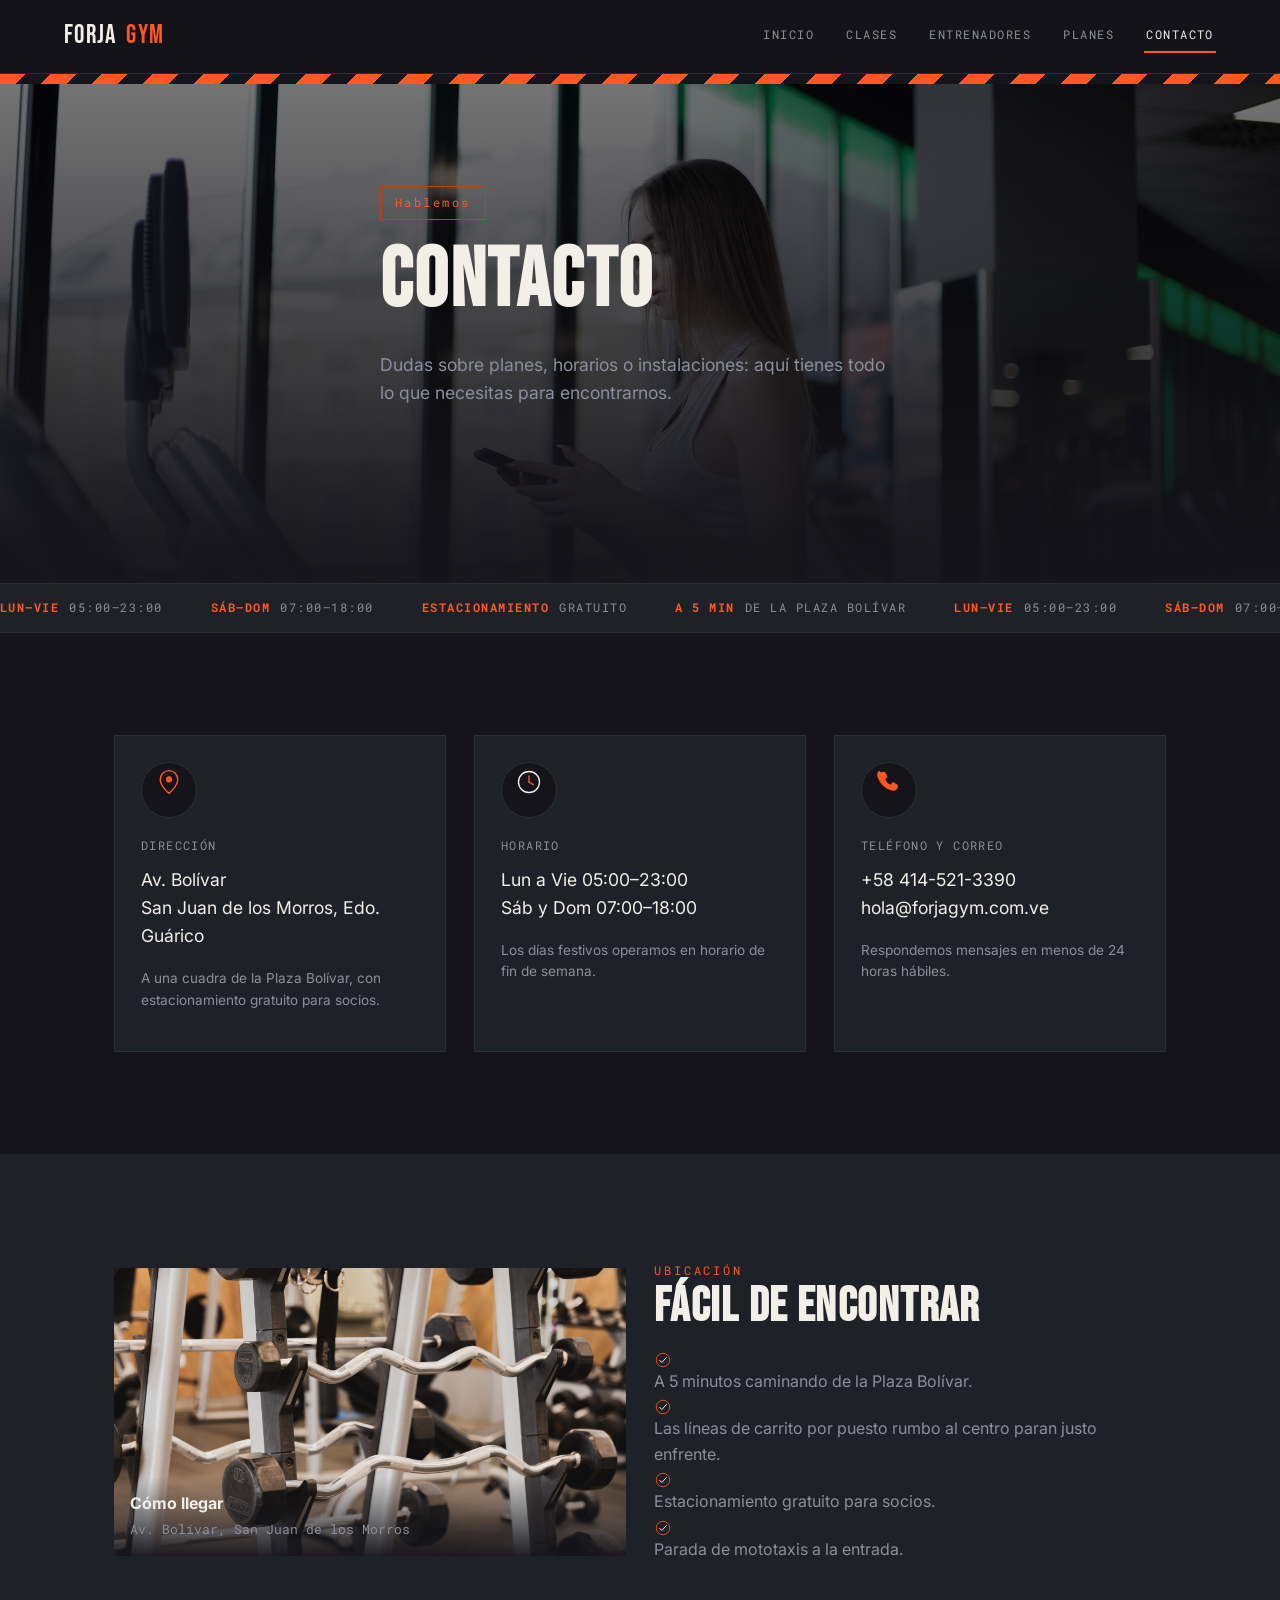
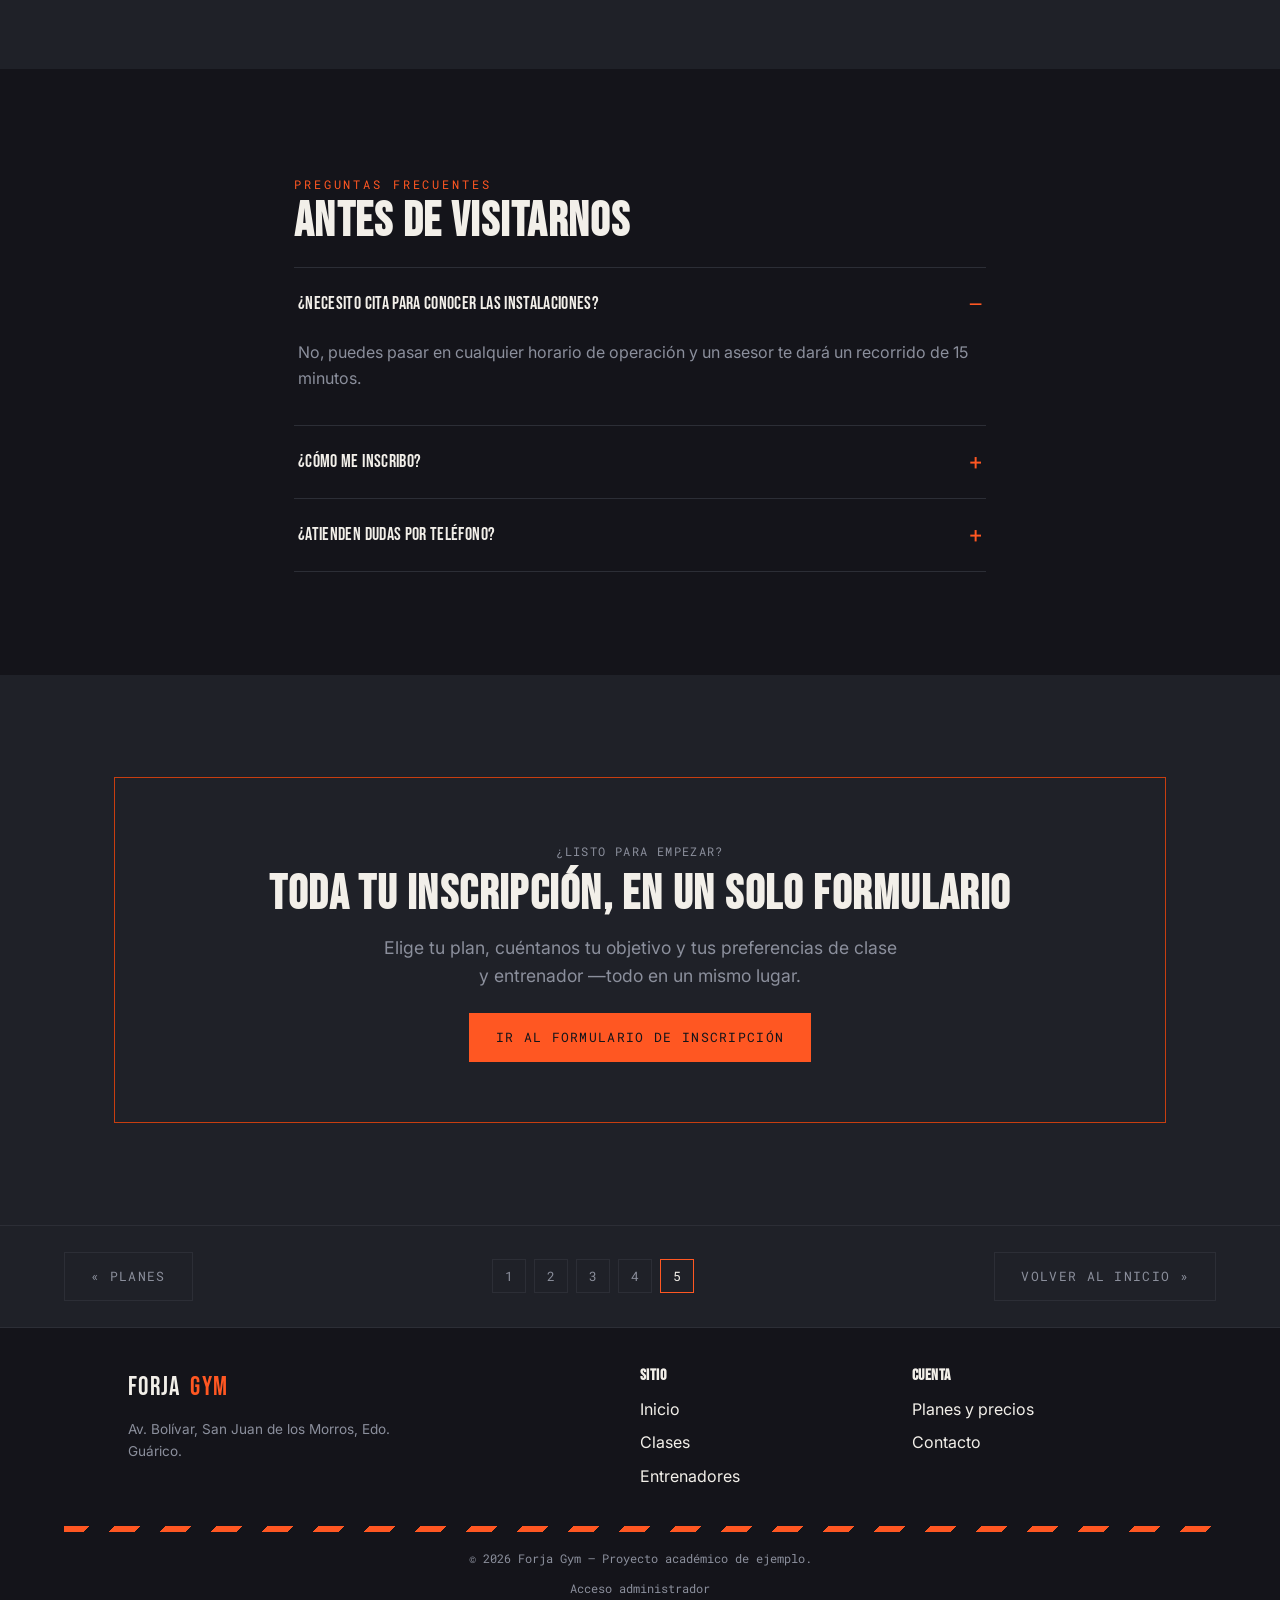
<file: paginas/contacto.html>
<!DOCTYPE html>
<html lang="es">
<head>
<meta charset="UTF-8">
<meta name="viewport" content="width=device-width, initial-scale=1.0">
<title>Contacto — Forja Gym</title>
<link rel="stylesheet" href="../assets/css/style.css">
</head>
<body>

<header class="site">
  <div class="nav-row">
    <a href="index.html" class="brand">FORJA<span>GYM</span></a>
    <nav class="links">
      <a href="index.html">Inicio</a>
      <a href="clases.html">Clases</a>
      <a href="entrenadores.html">Entrenadores</a>
      <a href="planes.html">Planes</a>
      <a href="contacto.html">Contacto</a>
    </nav>
    <button class="burger" aria-label="Abrir menú"><span></span><span></span><span></span></button>
  </div>
</header>
<div class="hazard"></div>

<section class="hero" style="min-height:44vh;">
  <img class="bg photo" src="../assets/img/fotos-reales/pexels-olly-3931000.jpg" alt="Interior moderno del gimnasio con ventanales y área de cardio">
  <div class="bg-fade"></div>
  <div class="wrap hero-content">
    <span class="hero-tag">Hablemos</span>
    <h1>Contacto</h1>
    <p class="text-lg" style="max-width:520px;">Dudas sobre planes, horarios o instalaciones: aquí tienes todo lo que necesitas para encontrarnos.</p>
  </div>
</section>

<div class="ticker">
  <div class="ticker-track">
    <span><b>Lun–Vie</b> 05:00–23:00</span>
    <span><b>Sáb–Dom</b> 07:00–18:00</span>
    <span><b>Estacionamiento</b> gratuito</span>
    <span><b>A 5 min</b> de la Plaza Bolívar</span>
    <span><b>Lun–Vie</b> 05:00–23:00</span>
    <span><b>Sáb–Dom</b> 07:00–18:00</span>
    <span><b>Estacionamiento</b> gratuito</span>
    <span><b>A 5 min</b> de la Plaza Bolívar</span>
  </div>
</div>

<!-- INFO DE CONTACTO -->
<section>
  <div class="wrap grid cols-3 reveal-stagger">
    <div class="card reveal" style="--i:0">
      <div class="icon-badge"><img src="../assets/svg/icon-pin.svg" alt=""></div>
      <span class="text-xs">Dirección</span>
      <p class="text-lg" style="color:var(--bone); margin-top:8px;">Av. Bolívar<br>San Juan de los Morros, Edo. Guárico</p>
      <p class="text-sm">A una cuadra de la Plaza Bolívar, con estacionamiento gratuito para socios.</p>
    </div>
    <div class="card reveal" style="--i:1">
      <div class="icon-badge"><img src="../assets/svg/icon-clock.svg" alt=""></div>
      <span class="text-xs">Horario</span>
      <p class="text-lg" style="color:var(--bone); margin-top:8px;">Lun a Vie 05:00–23:00<br>Sáb y Dom 07:00–18:00</p>
      <p class="text-sm">Los días festivos operamos en horario de fin de semana.</p>
    </div>
    <div class="card reveal" style="--i:2">
      <div class="icon-badge"><img src="../assets/svg/icon-phone.svg" alt=""></div>
      <span class="text-xs">Teléfono y correo</span>
      <p class="text-lg" style="color:var(--bone); margin-top:8px;">+58 414-521-3390<br>hola@forjagym.com.ve</p>
      <p class="text-sm">Respondemos mensajes en menos de 24 horas hábiles.</p>
    </div>
  </div>
</section>

<!-- CÓMO LLEGAR -->
<section class="section-alt">
  <div class="wrap grid cols-2" style="align-items:center;">
    <div class="figure reveal">
      <img class="photo" src="../assets/img/fotos-reales/pexels-marcia-salido-346903577-31012863.jpg" alt="Vista del piso de entrenamiento de Forja Gym" style="aspect-ratio:16/9;">
      <figcaption>
        <b>Cómo llegar</b>
        <small>Av. Bolívar, San Juan de los Morros</small>
      </figcaption>
    </div>
    <div class="reveal">
      <span class="eyebrow">Ubicación</span>
      <h2>Fácil de encontrar</h2>
      <div class="stack-tight" style="margin-top:18px;">
        <p><img class="icon-inline" src="../assets/svg/icon-check.svg" alt="">A 5 minutos caminando de la Plaza Bolívar.</p>
        <p><img class="icon-inline" src="../assets/svg/icon-check.svg" alt="">Las líneas de carrito por puesto rumbo al centro paran justo enfrente.</p>
        <p><img class="icon-inline" src="../assets/svg/icon-check.svg" alt="">Estacionamiento gratuito para socios.</p>
        <p><img class="icon-inline" src="../assets/svg/icon-check.svg" alt="">Parada de mototaxis a la entrada.</p>
      </div>
    </div>
  </div>
</section>

<!-- FAQ -->
<section>
  <div class="wrap" style="max-width:820px;">
    <span class="eyebrow">Preguntas frecuentes</span>
    <h2>Antes de visitarnos</h2>
    <div class="accordion" style="margin-top:20px;">
      <details class="accordion-item" open>
        <summary>¿Necesito cita para conocer las instalaciones?</summary>
        <p>No, puedes pasar en cualquier horario de operación y un asesor te dará un recorrido de 15 minutos.</p>
      </details>
      <details class="accordion-item">
        <summary>¿Cómo me inscribo?</summary>
        <p>Toda la inscripción se hace con un único formulario en la página de <a href="planes.html#formulario">planes</a>, donde eliges tu membresía y cuentas lo esencial sobre ti.</p>
      </details>
      <details class="accordion-item">
        <summary>¿Atienden dudas por teléfono?</summary>
        <p>Sí, puedes escribirnos por WhatsApp o llamarnos en horario de operación al +58 414-521-3390.</p>
      </details>
    </div>
  </div>
</section>

<!-- CTA -->
<section class="section-alt">
  <div class="wrap">
    <div class="card align-center reveal" style="padding:clamp(30px,6vw,60px); border-color:var(--ember-dim);">
      <span class="text-xs">¿Listo para empezar?</span>
      <h2 style="margin-top:6px;">Toda tu inscripción, en un solo formulario</h2>
      <p class="text-lg" style="max-width:520px; margin:0 auto 22px;">Elige tu plan, cuéntanos tu objetivo y tus preferencias de clase y entrenador —todo en un mismo lugar.</p>
      <a href="planes.html#formulario" class="btn solid">Ir al formulario de inscripción</a>
    </div>
  </div>
</section>

<nav class="pager">
  <a href="planes.html" class="btn ghost side">« Planes</a>
  <div class="steps">
    <a href="index.html" class="step">1</a>
    <a href="clases.html" class="step">2</a>
    <a href="entrenadores.html" class="step">3</a>
    <a href="planes.html" class="step">4</a>
    <a href="contacto.html" class="step active">5</a>
  </div>
  <a href="index.html" class="btn ghost side">Volver al inicio »</a>
</nav>

<footer class="site">
  <div class="wrap footer-grid">
    <div>
      <div class="brand">FORJA<span>GYM</span></div>
      <p class="text-sm" style="margin-top:10px; max-width:280px;">Av. Bolívar, San Juan de los Morros, Edo. Guárico.</p>
    </div>
    <div>
      <h4>Sitio</h4>
      <ul>
        <li><a href="index.html">Inicio</a></li>
        <li><a href="clases.html">Clases</a></li>
        <li><a href="entrenadores.html">Entrenadores</a></li>
      </ul>
    </div>
    <div>
      <h4>Cuenta</h4>
      <ul>
        <li><a href="planes.html">Planes y precios</a></li>
        <li><a href="contacto.html">Contacto</a></li>
      </ul>
    </div>
  </div>
  <div class="hazard thin" style="margin-bottom:18px;"></div>
  <p class="fine">© 2026 Forja Gym — Proyecto académico de ejemplo.</p>
  <p class="fine" style="margin-top:8px;"><a href="../backend/admin/login.php">Acceso administrador</a></p>
</footer>

<script src="../assets/js/script.js"></script>
</body>
</html>
</file>
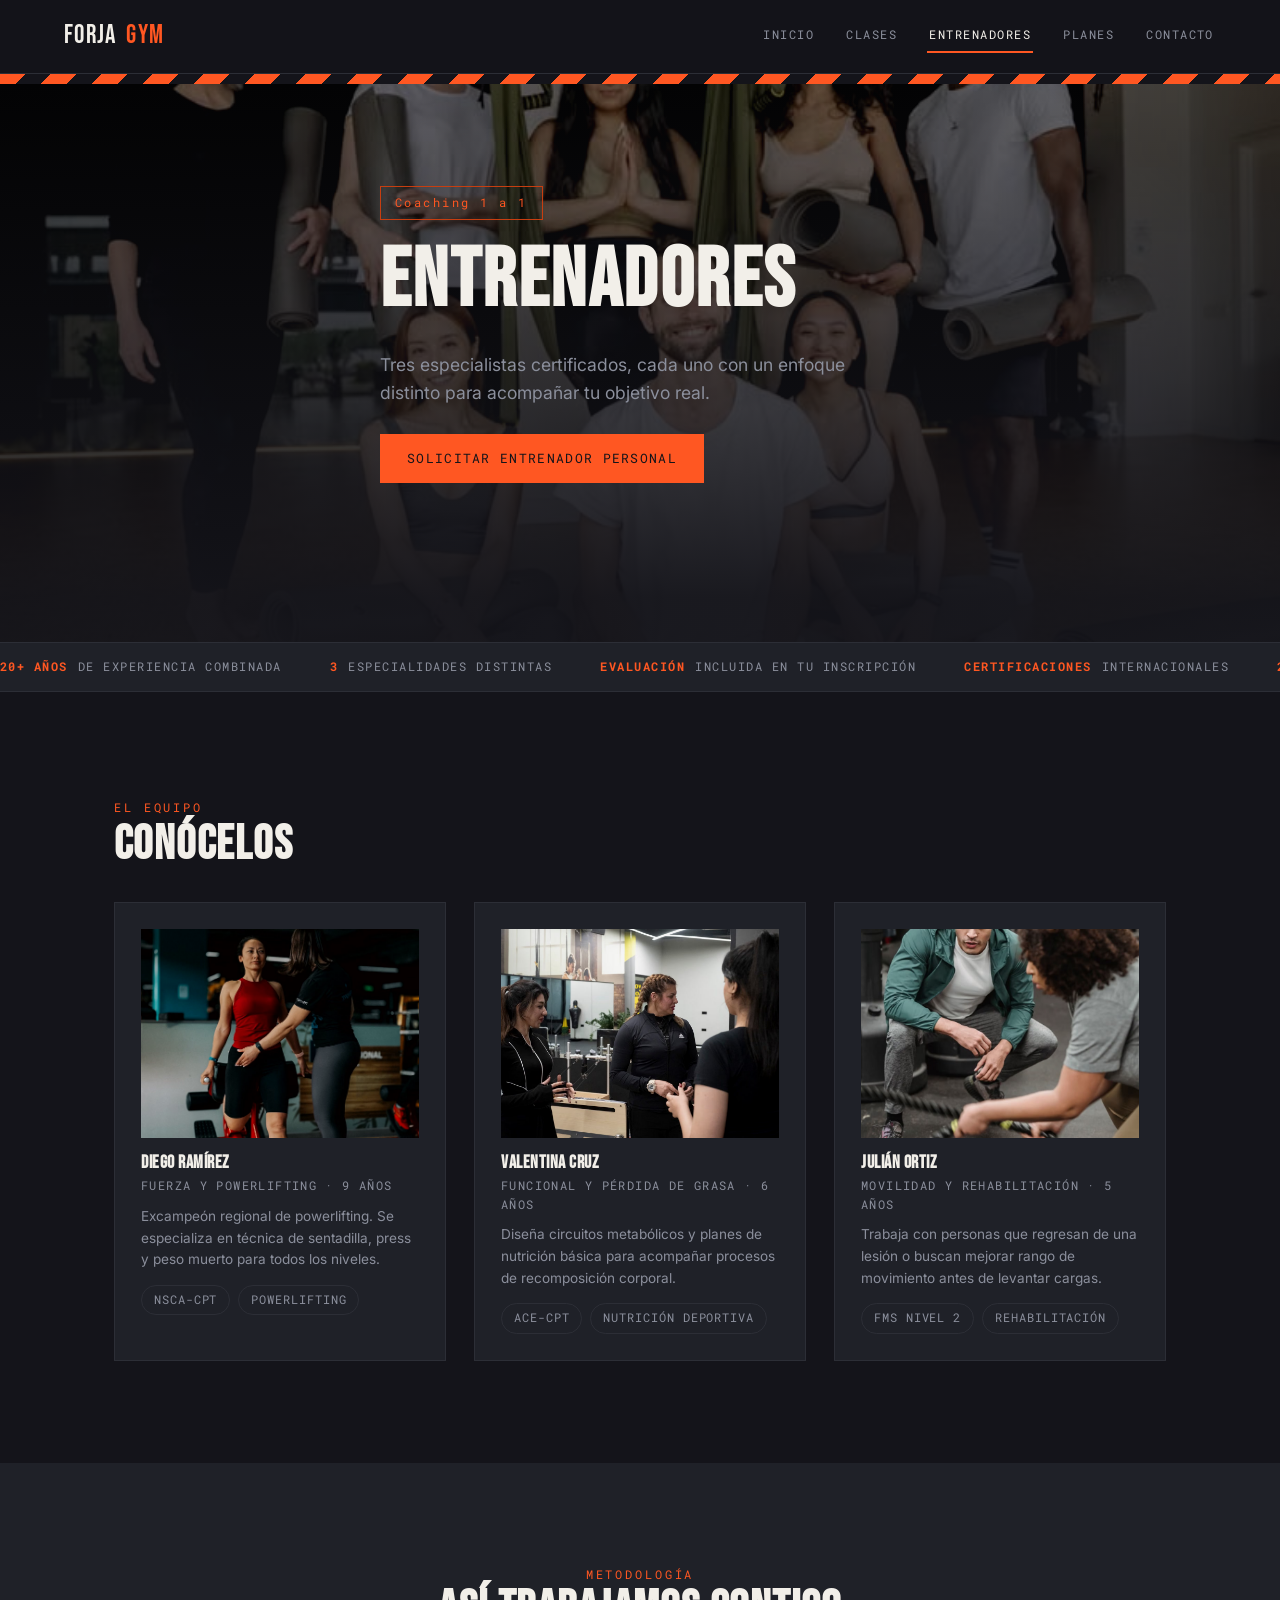
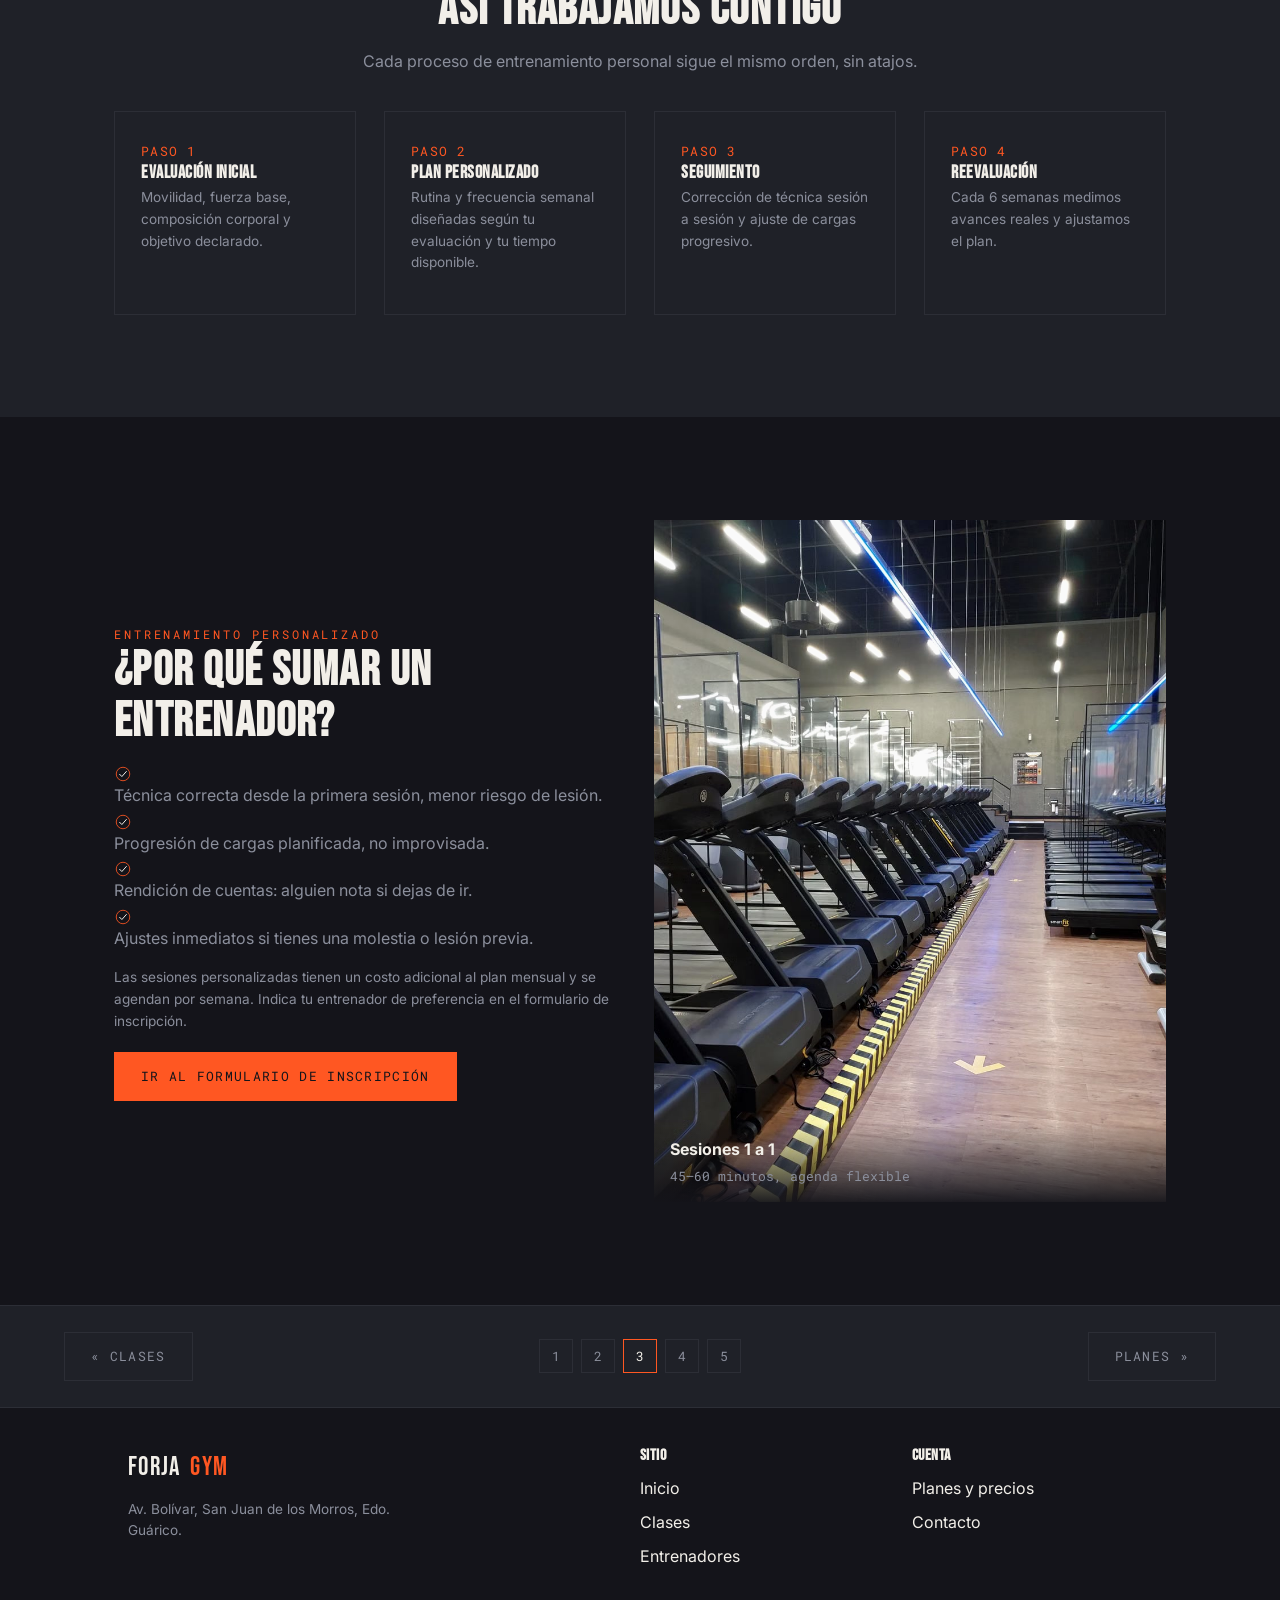
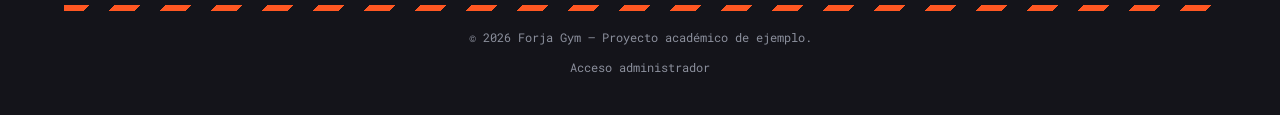
<file: paginas/entrenadores.html>
<!DOCTYPE html>
<html lang="es">
<head>
<meta charset="UTF-8">
<meta name="viewport" content="width=device-width, initial-scale=1.0">
<title>Entrenadores — Forja Gym</title>
<link rel="stylesheet" href="../assets/css/style.css">
</head>
<body>

<header class="site">
  <div class="nav-row">
    <a href="index.html" class="brand">FORJA<span>GYM</span></a>
    <nav class="links">
      <a href="index.html">Inicio</a>
      <a href="clases.html">Clases</a>
      <a href="entrenadores.html">Entrenadores</a>
      <a href="planes.html">Planes</a>
      <a href="contacto.html">Contacto</a>
    </nav>
    <button class="burger" aria-label="Abrir menú"><span></span><span></span><span></span></button>
  </div>
</header>
<div class="hazard"></div>

<section class="hero" style="min-height:50vh;">
  <img class="bg photo" src="../assets/img/fotos-reales/pexels-abdelilah-hibat-allah-1652683667-33846716.jpg" alt="Entrenador personal guiando a un cliente en un ejercicio con mancuernas">
  <div class="bg-fade"></div>
  <div class="wrap hero-content">
    <span class="hero-tag">Coaching 1 a 1</span>
    <h1>Entrenadores</h1>
    <p class="text-lg" style="max-width:520px;">Tres especialistas certificados, cada uno con un enfoque distinto para acompañar tu objetivo real.</p>
    <a href="planes.html#formulario" class="btn solid" style="margin-top:10px;">Solicitar entrenador personal</a>
  </div>
</section>

<div class="ticker">
  <div class="ticker-track">
    <span><b>20+ años</b> de experiencia combinada</span>
    <span><b>3</b> especialidades distintas</span>
    <span><b>Evaluación</b> incluida en tu inscripción</span>
    <span><b>Certificaciones</b> internacionales</span>
    <span><b>20+ años</b> de experiencia combinada</span>
    <span><b>3</b> especialidades distintas</span>
    <span><b>Evaluación</b> incluida en tu inscripción</span>
    <span><b>Certificaciones</b> internacionales</span>
  </div>
</div>

<!-- PERFILES -->
<section>
  <div class="wrap">
    <span class="eyebrow">El equipo</span>
    <h2>Conócelos</h2>

    <div class="grid cols-3" style="margin-top:32px;">
      <div class="card reveal" style="--i:0">
        <img class="photo" src="../assets/img/fotos-reales/pexels-assomyron-32695885.jpg" alt="Entrenador de fuerza y powerlifting en el área de pesas" style="aspect-ratio:4/3; object-fit:cover; margin-bottom:16px;">
        <h3 class="text-lg">Diego Ramírez</h3>
        <p class="text-xs" style="margin-bottom:10px;">Fuerza y powerlifting · 9 años</p>
        <p class="text-sm">Excampeón regional de powerlifting. Se especializa en técnica de sentadilla, press y peso muerto para todos los niveles.</p>
        <div style="display:flex; gap:8px; flex-wrap:wrap; margin-top:12px;">
          <span class="chip">NSCA-CPT</span>
          <span class="chip">Powerlifting</span>
        </div>
      </div>
      <div class="card reveal" style="--i:1">
        <img class="photo" src="../assets/img/fotos-reales/pexels-julia-larson-6455771.jpg" alt="Entrenadora de funcional guiando un ejercicio con bandas de resistencia" style="aspect-ratio:4/3; object-fit:cover; margin-bottom:16px;">
        <h3 class="text-lg">Valentina Cruz</h3>
        <p class="text-xs" style="margin-bottom:10px;">Funcional y pérdida de grasa · 6 años</p>
        <p class="text-sm">Diseña circuitos metabólicos y planes de nutrición básica para acompañar procesos de recomposición corporal.</p>
        <div style="display:flex; gap:8px; flex-wrap:wrap; margin-top:12px;">
          <span class="chip">ACE-CPT</span>
          <span class="chip">Nutrición deportiva</span>
        </div>
      </div>
      <div class="card reveal" style="--i:2">
        <img class="photo" src="../assets/img/fotos-reales/pexels-yankrukov-8437076.jpg" alt="Entrenador guiando una sesión de movilidad y estiramiento" style="aspect-ratio:4/3; object-fit:cover; margin-bottom:16px;">
        <h3 class="text-lg">Julián Ortiz</h3>
        <p class="text-xs" style="margin-bottom:10px;">Movilidad y rehabilitación · 5 años</p>
        <p class="text-sm">Trabaja con personas que regresan de una lesión o buscan mejorar rango de movimiento antes de levantar cargas.</p>
        <div style="display:flex; gap:8px; flex-wrap:wrap; margin-top:12px;">
          <span class="chip">FMS Nivel 2</span>
          <span class="chip">Rehabilitación</span>
        </div>
      </div>
    </div>
  </div>
</section>

<!-- METODOLOGÍA (secuencia real, por eso se numera) -->
<section class="section-alt">
  <div class="wrap">
    <span class="eyebrow align-center" style="display:block; text-align:center;">Metodología</span>
    <h2 class="align-center">Así trabajamos contigo</h2>
    <p class="align-center" style="max-width:600px; margin:0 auto;">Cada proceso de entrenamiento personal sigue el mismo orden, sin atajos.</p>

    <div class="grid cols-4" style="margin-top:36px;">
      <div class="card reveal" style="--i:0">
        <span class="num">PASO 1</span>
        <h3 class="text-lg">Evaluación inicial</h3>
        <p class="text-sm">Movilidad, fuerza base, composición corporal y objetivo declarado.</p>
      </div>
      <div class="card reveal" style="--i:1">
        <span class="num">PASO 2</span>
        <h3 class="text-lg">Plan personalizado</h3>
        <p class="text-sm">Rutina y frecuencia semanal diseñadas según tu evaluación y tu tiempo disponible.</p>
      </div>
      <div class="card reveal" style="--i:2">
        <span class="num">PASO 3</span>
        <h3 class="text-lg">Seguimiento</h3>
        <p class="text-sm">Corrección de técnica sesión a sesión y ajuste de cargas progresivo.</p>
      </div>
      <div class="card reveal" style="--i:3">
        <span class="num">PASO 4</span>
        <h3 class="text-lg">Reevaluación</h3>
        <p class="text-sm">Cada 6 semanas medimos avances reales y ajustamos el plan.</p>
      </div>
    </div>
  </div>
</section>

<!-- BENEFICIOS DE COACH PERSONAL -->
<section>
  <div class="wrap grid cols-2" style="align-items:center;">
    <div class="reveal">
      <span class="eyebrow">Entrenamiento personalizado</span>
      <h2>¿Por qué sumar un entrenador?</h2>
      <div class="stack-tight" style="margin-top:18px;">
        <p><img class="icon-inline" src="../assets/svg/icon-check.svg" alt="">Técnica correcta desde la primera sesión, menor riesgo de lesión.</p>
        <p><img class="icon-inline" src="../assets/svg/icon-check.svg" alt="">Progresión de cargas planificada, no improvisada.</p>
        <p><img class="icon-inline" src="../assets/svg/icon-check.svg" alt="">Rendición de cuentas: alguien nota si dejas de ir.</p>
        <p><img class="icon-inline" src="../assets/svg/icon-check.svg" alt="">Ajustes inmediatos si tienes una molestia o lesión previa.</p>
      </div>
      <p class="text-sm" style="margin-top:16px;">Las sesiones personalizadas tienen un costo adicional al plan mensual y se agendan por semana. Indica tu entrenador de preferencia en el formulario de inscripción.</p>
      <a href="planes.html#formulario" class="btn solid" style="margin-top:6px;">Ir al formulario de inscripción</a>
    </div>
    <div class="figure reveal">
      <img class="photo" src="../assets/img/fotos-reales/pexels-bulat843-1243575272-37963576.jpg" alt="Entrenador asistiendo a un cliente durante una sesión personalizada">
      <figcaption>
        <b>Sesiones 1 a 1</b>
        <small>45–60 minutos, agenda flexible</small>
      </figcaption>
    </div>
  </div>
</section>

<nav class="pager">
  <a href="clases.html" class="btn ghost side">« Clases</a>
  <div class="steps">
    <a href="index.html" class="step">1</a>
    <a href="clases.html" class="step">2</a>
    <a href="entrenadores.html" class="step active">3</a>
    <a href="planes.html" class="step">4</a>
    <a href="contacto.html" class="step">5</a>
  </div>
  <a href="planes.html" class="btn ghost side">Planes »</a>
</nav>

<footer class="site">
  <div class="wrap footer-grid">
    <div>
      <div class="brand">FORJA<span>GYM</span></div>
      <p class="text-sm" style="margin-top:10px; max-width:280px;">Av. Bolívar, San Juan de los Morros, Edo. Guárico.</p>
    </div>
    <div>
      <h4>Sitio</h4>
      <ul>
        <li><a href="index.html">Inicio</a></li>
        <li><a href="clases.html">Clases</a></li>
        <li><a href="entrenadores.html">Entrenadores</a></li>
      </ul>
    </div>
    <div>
      <h4>Cuenta</h4>
      <ul>
        <li><a href="planes.html">Planes y precios</a></li>
        <li><a href="contacto.html">Contacto</a></li>
      </ul>
    </div>
  </div>
  <div class="hazard thin" style="margin-bottom:18px;"></div>
  <p class="fine">© 2026 Forja Gym — Proyecto académico de ejemplo.</p>
  <p class="fine" style="margin-top:8px;"><a href="../backend/admin/login.php">Acceso administrador</a></p>
</footer>

<script src="../assets/js/script.js"></script>
</body>
</html>
</file>
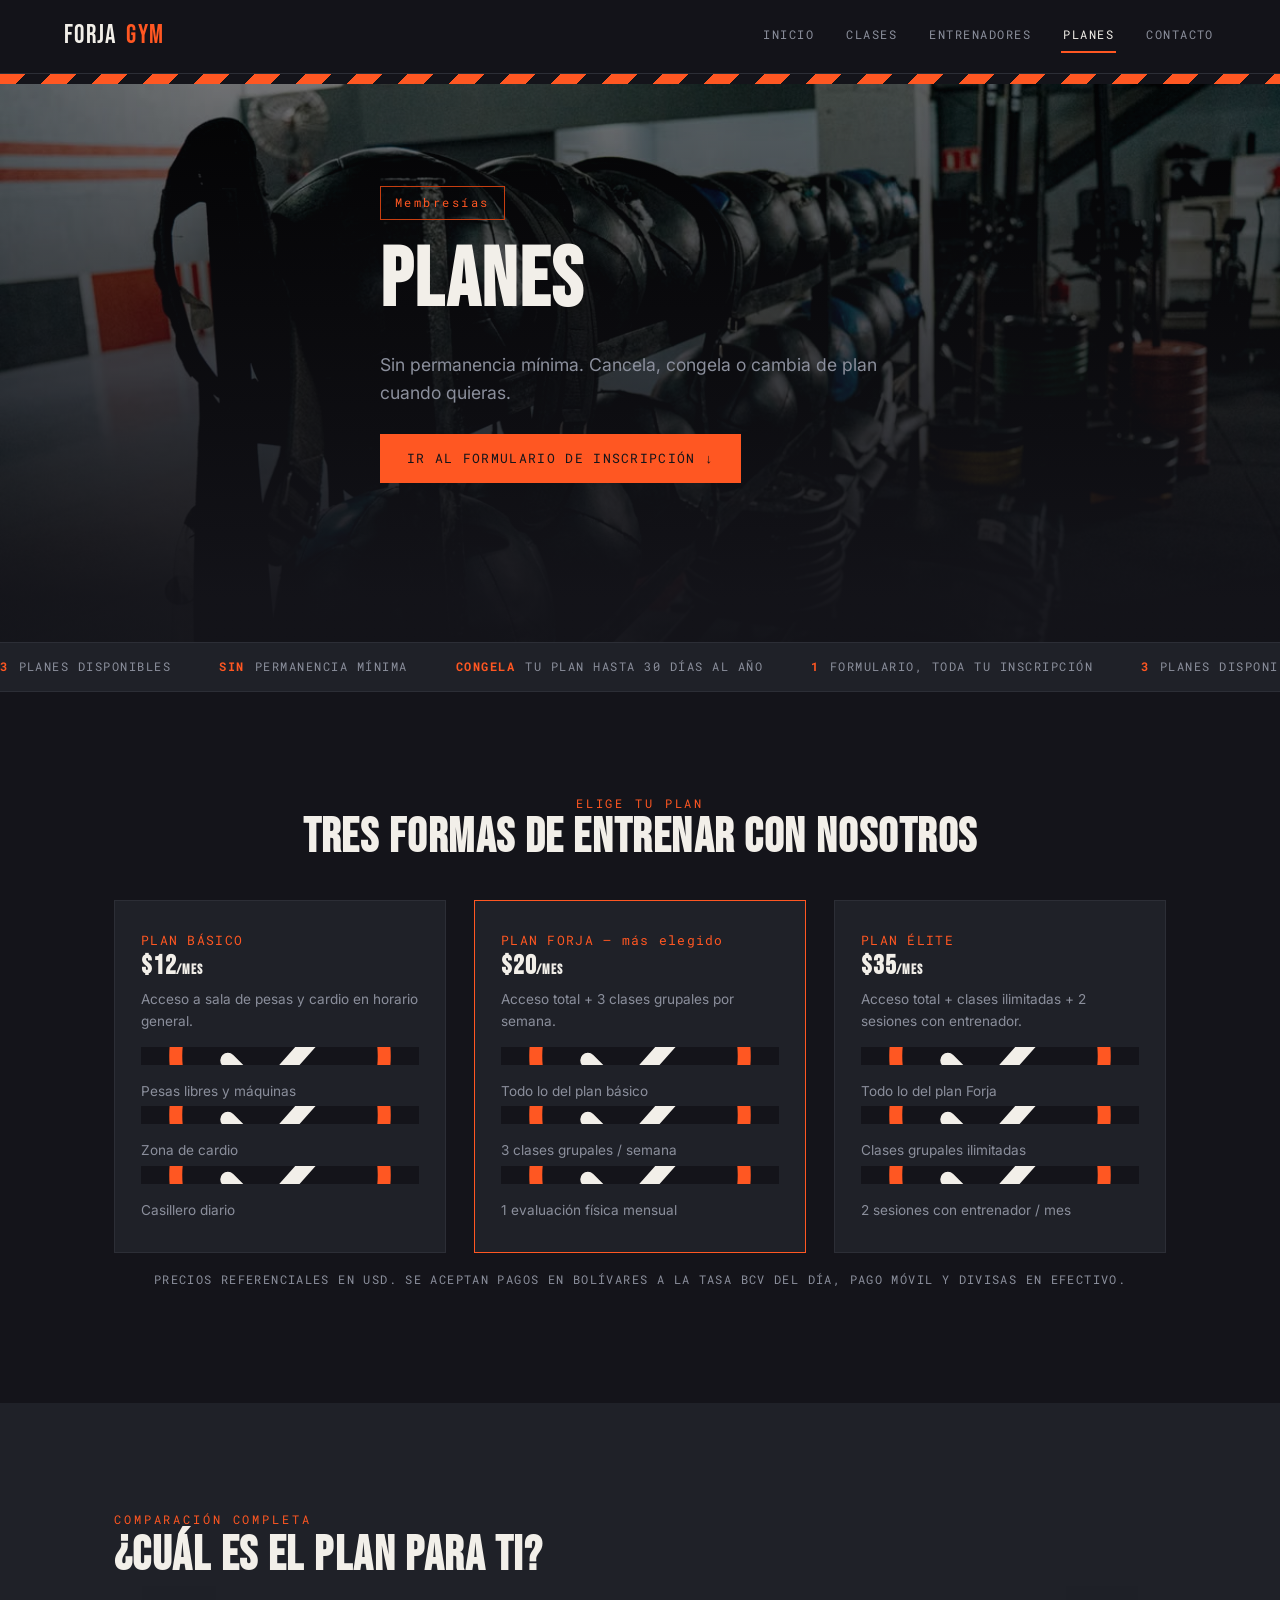
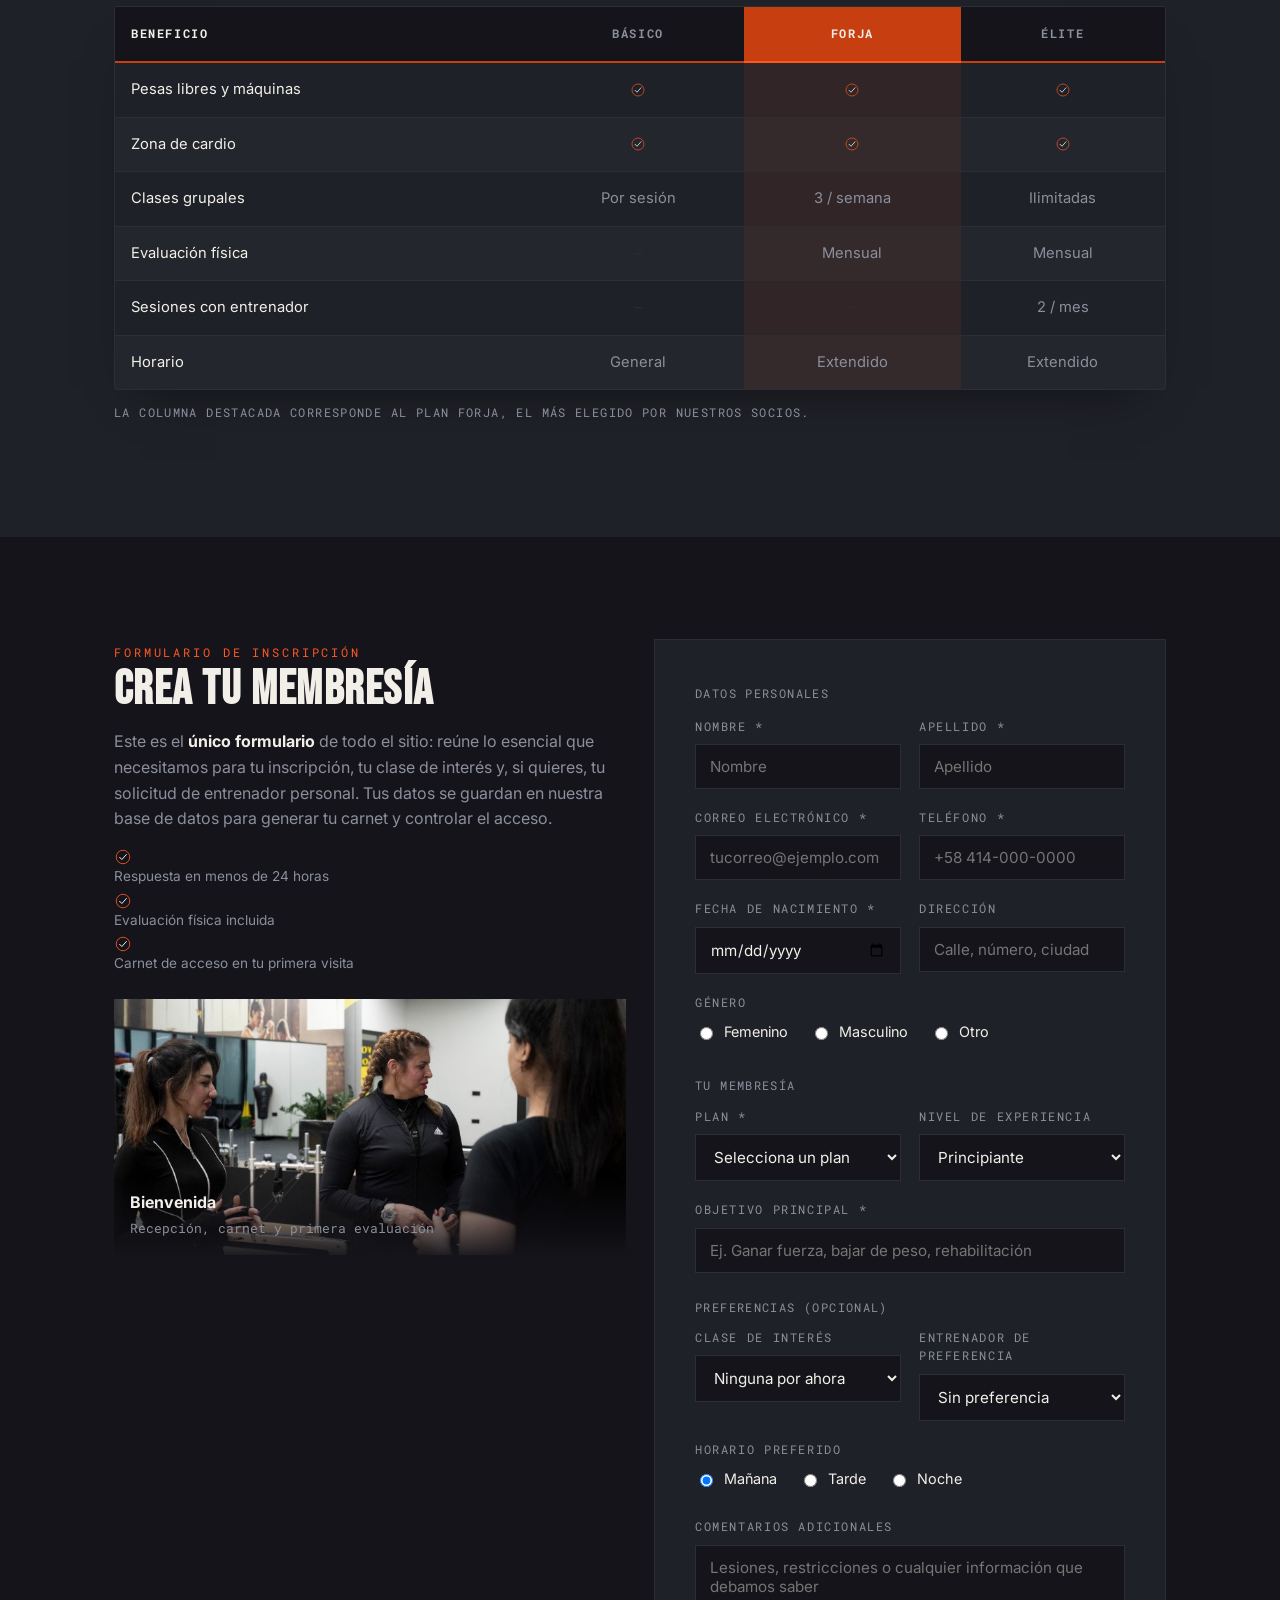
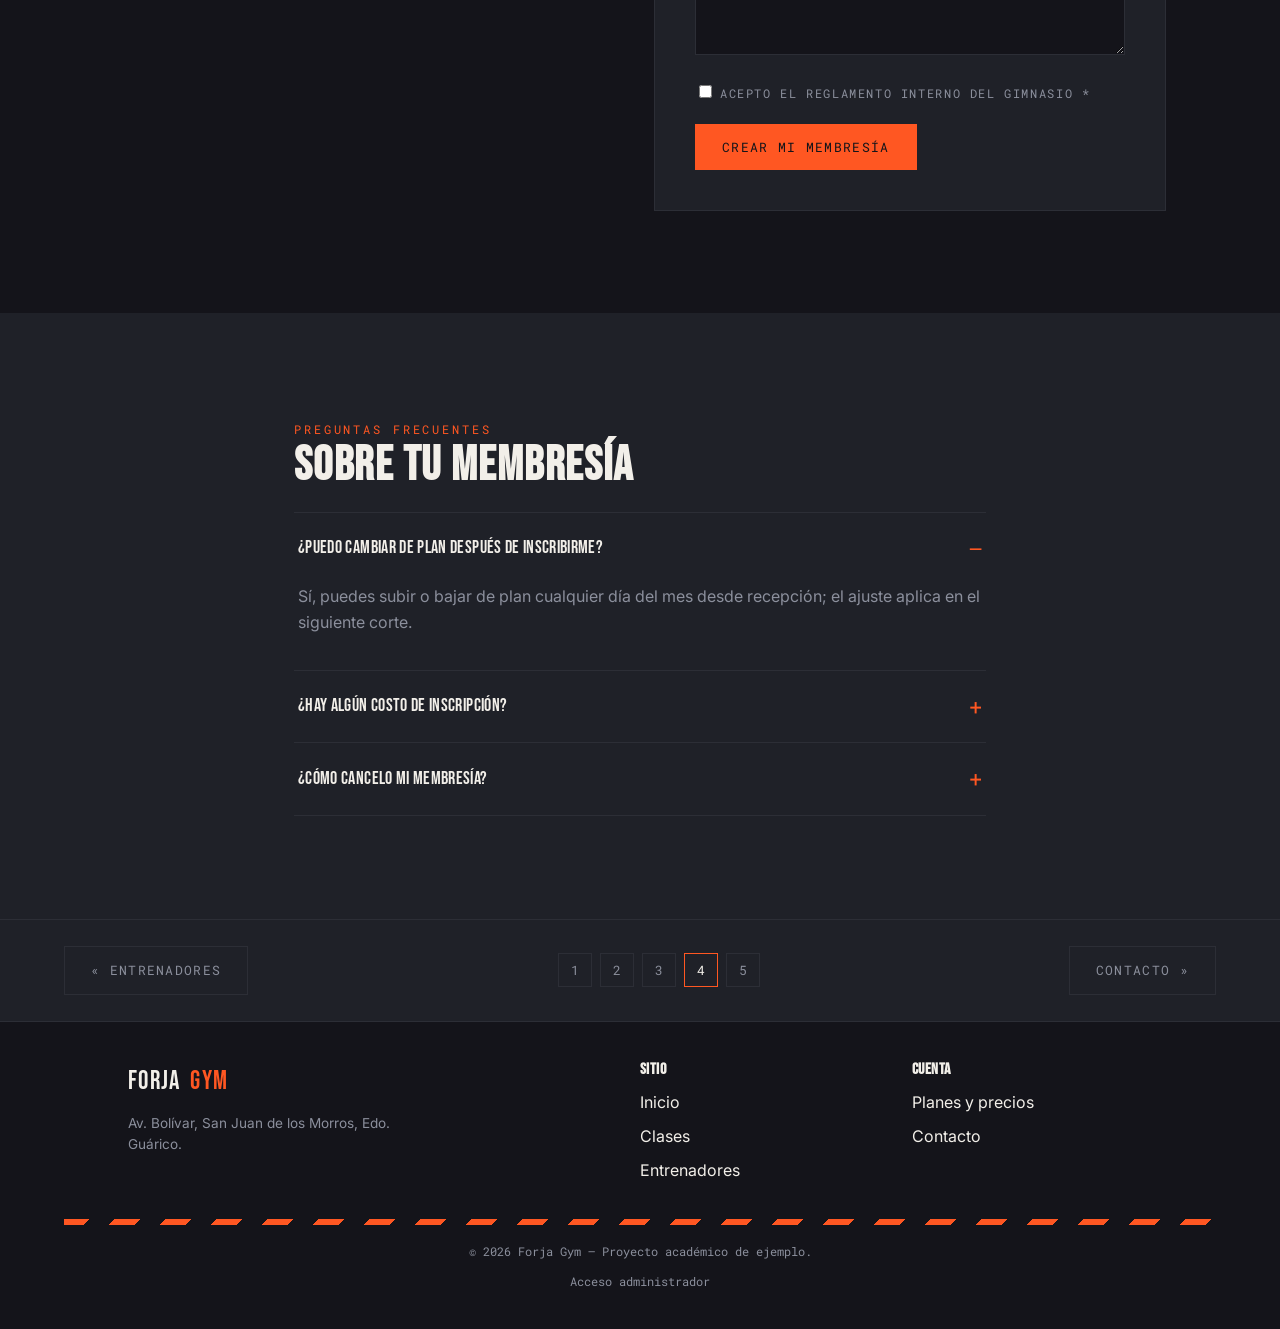
<file: paginas/planes.html>
<!DOCTYPE html>
<html lang="es">
<head>
<meta charset="UTF-8">
<meta name="viewport" content="width=device-width, initial-scale=1.0">
<title>Planes e inscripción — Forja Gym</title>
<link rel="stylesheet" href="../assets/css/style.css">
</head>
<body>

<header class="site">
  <div class="nav-row">
    <a href="index.html" class="brand">FORJA<span>GYM</span></a>
    <nav class="links">
      <a href="index.html">Inicio</a>
      <a href="clases.html">Clases</a>
      <a href="entrenadores.html">Entrenadores</a>
      <a href="planes.html">Planes</a>
      <a href="contacto.html">Contacto</a>
    </nav>
    <button class="burger" aria-label="Abrir menú"><span></span><span></span><span></span></button>
  </div>
</header>
<div class="hazard"></div>

<section class="hero" style="min-height:46vh;">
  <img class="bg photo" src="../assets/img/fotos-reales/pexels-ivan-s-4162485.jpg" alt="Discos y pesas ordenados en el área de entrenamiento">
  <div class="bg-fade"></div>
  <div class="wrap hero-content">
    <span class="hero-tag">Membresías</span>
    <h1>Planes</h1>
    <p class="text-lg" style="max-width:520px;">Sin permanencia mínima. Cancela, congela o cambia de plan cuando quieras.</p>
    <a href="#formulario" class="btn solid" style="margin-top:10px;">Ir al formulario de inscripción ↓</a>
  </div>
</section>

<div class="ticker">
  <div class="ticker-track">
    <span><b>3</b> planes disponibles</span>
    <span><b>Sin</b> permanencia mínima</span>
    <span><b>Congela</b> tu plan hasta 30 días al año</span>
    <span><b>1</b> formulario, toda tu inscripción</span>
    <span><b>3</b> planes disponibles</span>
    <span><b>Sin</b> permanencia mínima</span>
    <span><b>Congela</b> tu plan hasta 30 días al año</span>
    <span><b>1</b> formulario, toda tu inscripción</span>
  </div>
</div>

<!-- TARJETAS DE PLANES -->
<section>
  <div class="wrap reveal">
    <span class="eyebrow align-center" style="display:block; text-align:center;">Elige tu plan</span>
    <h2 class="align-center">Tres formas de entrenar con nosotros</h2>

    <div class="grid cols-3" style="margin-top:36px;">
      <div class="card reveal" style="--i:0">
        <span class="num">PLAN BÁSICO</span>
        <h3>$12<span class="text-sm">/mes</span></h3>
        <p class="text-sm">Acceso a sala de pesas y cardio en horario general.</p>
        <div class="stack-tight" style="margin-top:14px;">
          <p class="text-sm"><img class="icon-inline" src="../assets/svg/icon-check.svg" alt="">Pesas libres y máquinas</p>
          <p class="text-sm"><img class="icon-inline" src="../assets/svg/icon-check.svg" alt="">Zona de cardio</p>
          <p class="text-sm"><img class="icon-inline" src="../assets/svg/icon-check.svg" alt="">Casillero diario</p>
        </div>
      </div>
      <div class="card reveal" style="--i:1; border-color:var(--ember);">
        <span class="num" style="color:var(--ember);">PLAN FORJA — más elegido</span>
        <h3>$20<span class="text-sm">/mes</span></h3>
        <p class="text-sm">Acceso total + 3 clases grupales por semana.</p>
        <div class="stack-tight" style="margin-top:14px;">
          <p class="text-sm"><img class="icon-inline" src="../assets/svg/icon-check.svg" alt="">Todo lo del plan básico</p>
          <p class="text-sm"><img class="icon-inline" src="../assets/svg/icon-check.svg" alt="">3 clases grupales / semana</p>
          <p class="text-sm"><img class="icon-inline" src="../assets/svg/icon-check.svg" alt="">1 evaluación física mensual</p>
        </div>
      </div>
      <div class="card reveal" style="--i:2">
        <span class="num">PLAN ÉLITE</span>
        <h3>$35<span class="text-sm">/mes</span></h3>
        <p class="text-sm">Acceso total + clases ilimitadas + 2 sesiones con entrenador.</p>
        <div class="stack-tight" style="margin-top:14px;">
          <p class="text-sm"><img class="icon-inline" src="../assets/svg/icon-check.svg" alt="">Todo lo del plan Forja</p>
          <p class="text-sm"><img class="icon-inline" src="../assets/svg/icon-check.svg" alt="">Clases grupales ilimitadas</p>
          <p class="text-sm"><img class="icon-inline" src="../assets/svg/icon-check.svg" alt="">2 sesiones con entrenador / mes</p>
        </div>
      </div>
    </div>
    <p class="text-xs align-center" style="margin-top:18px; text-align:center;">Precios referenciales en USD. Se aceptan pagos en bolívares a la tasa BCV del día, pago móvil y divisas en efectivo.</p>
  </div>
</section>

<!-- TABLA COMPARATIVA -->
<section class="section-alt">
  <div class="wrap reveal">
    <span class="eyebrow">Comparación completa</span>
    <h2>¿Cuál es el plan para ti?</h2>

    <div class="table-scroll" style="margin-top:24px; border:1px solid var(--line);">
      <table class="compare" style="min-width:560px;">
        <thead>
          <tr>
            <th>Beneficio</th>
            <th>Básico</th>
            <th class="col-featured">Forja</th>
            <th>Élite</th>
          </tr>
        </thead>
        <tbody>
          <tr>
            <td>Pesas libres y máquinas</td>
            <td><img src="../assets/svg/icon-check.svg" alt="Sí"></td>
            <td class="col-featured"><img src="../assets/svg/icon-check.svg" alt="Sí"></td>
            <td><img src="../assets/svg/icon-check.svg" alt="Sí"></td>
          </tr>
          <tr>
            <td>Zona de cardio</td>
            <td><img src="../assets/svg/icon-check.svg" alt="Sí"></td>
            <td class="col-featured"><img src="../assets/svg/icon-check.svg" alt="Sí"></td>
            <td><img src="../assets/svg/icon-check.svg" alt="Sí"></td>
          </tr>
          <tr>
            <td>Clases grupales</td>
            <td>Por sesión</td>
            <td class="col-featured">3 / semana</td>
            <td>Ilimitadas</td>
          </tr>
          <tr>
            <td>Evaluación física</td>
            <td class="dash">—</td>
            <td class="col-featured">Mensual</td>
            <td>Mensual</td>
          </tr>
          <tr>
            <td>Sesiones con entrenador</td>
            <td class="dash">—</td>
            <td class="col-featured dash">—</td>
            <td>2 / mes</td>
          </tr>
          <tr>
            <td>Horario</td>
            <td>General</td>
            <td class="col-featured">Extendido</td>
            <td>Extendido</td>
          </tr>
        </tbody>
      </table>
    </div>
    <p class="text-xs" style="margin-top:14px;">La columna destacada corresponde al plan Forja, el más elegido por nuestros socios.</p>
  </div>
</section>

<!-- FORMULARIO ÚNICO -->
<section id="formulario">
  <div class="wrap grid cols-2" style="align-items:flex-start;">

    <div class="reveal">
      <span class="eyebrow">Formulario de inscripción</span>
      <h2>Crea tu membresía</h2>
      <p>Este es el <b style="color:var(--bone);">único formulario</b> de todo el sitio: reúne lo esencial que necesitamos para tu inscripción, tu clase de interés y, si quieres, tu solicitud de entrenador personal. Tus datos se guardan en nuestra base de datos para generar tu carnet y controlar el acceso.</p>
      <div class="stack-tight" style="margin-top:16px;">
        <p class="text-sm"><img class="icon-inline" src="../assets/svg/icon-check.svg" alt="">Respuesta en menos de 24 horas</p>
        <p class="text-sm"><img class="icon-inline" src="../assets/svg/icon-check.svg" alt="">Evaluación física incluida</p>
        <p class="text-sm"><img class="icon-inline" src="../assets/svg/icon-check.svg" alt="">Carnet de acceso en tu primera visita</p>
      </div>
      <div class="figure" style="margin-top:24px;">
        <img class="photo" src="../assets/img/fotos-reales/pexels-khezez-35341600.jpg" alt="Personal del gimnasio conversando con nuevos socios" style="aspect-ratio:2/1;">
        <figcaption>
          <b>Bienvenida</b>
          <small>Recepción, carnet y primera evaluación</small>
        </figcaption>
      </div>
    </div>

    <form class="panel" data-endpoint="../backend/api/guardar_registro.php">

      <span class="text-xs">Datos personales</span>
      <div class="field-row" style="margin-top:12px;">
        <div class="field">
          <label for="p_nombre">Nombre *</label>
          <input type="text" id="p_nombre" name="nombre" required placeholder="Nombre">
        </div>
        <div class="field">
          <label for="p_apellido">Apellido *</label>
          <input type="text" id="p_apellido" name="apellido" required placeholder="Apellido">
        </div>
      </div>
      <div class="field-row">
        <div class="field">
          <label for="p_email">Correo electrónico *</label>
          <input type="email" id="p_email" name="email" required placeholder="tucorreo@ejemplo.com">
        </div>
        <div class="field">
          <label for="p_telefono">Teléfono *</label>
          <input type="tel" id="p_telefono" name="telefono" required placeholder="+58 414-000-0000">
        </div>
      </div>
      <div class="field-row">
        <div class="field">
          <label for="p_nacimiento">Fecha de nacimiento *</label>
          <input type="date" id="p_nacimiento" name="fecha_nacimiento" required>
        </div>
        <div class="field">
          <label for="p_direccion">Dirección</label>
          <input type="text" id="p_direccion" name="direccion" placeholder="Calle, número, ciudad">
        </div>
      </div>
      <div class="field">
        <label>Género</label>
        <div class="radio-row">
          <label><input type="radio" name="genero" value="Femenino"> Femenino</label>
          <label><input type="radio" name="genero" value="Masculino"> Masculino</label>
          <label><input type="radio" name="genero" value="Otro"> Otro</label>
        </div>
      </div>

      <span class="text-xs" style="display:block; margin-top:26px;">Tu membresía</span>
      <div class="field-row" style="margin-top:12px;">
        <div class="field">
          <label for="p_plan">Plan *</label>
          <select id="p_plan" name="plan" required>
            <option value="">Selecciona un plan</option>
            <option value="Basico">Plan básico — $12/mes</option>
            <option value="Forja">Plan Forja — $20/mes</option>
            <option value="Elite">Plan élite — $35/mes</option>
          </select>
        </div>
        <div class="field">
          <label for="p_nivel">Nivel de experiencia</label>
          <select id="p_nivel" name="nivel_experiencia">
            <option value="Principiante">Principiante</option>
            <option value="Intermedio">Intermedio</option>
            <option value="Avanzado">Avanzado</option>
          </select>
        </div>
      </div>
      <div class="field">
        <label for="p_objetivo">Objetivo principal *</label>
        <input type="text" id="p_objetivo" name="objetivo" required placeholder="Ej. Ganar fuerza, bajar de peso, rehabilitación">
      </div>

      <span class="text-xs" style="display:block; margin-top:26px;">Preferencias (opcional)</span>
      <div class="field-row" style="margin-top:12px;">
        <div class="field">
          <label for="p_clase">Clase de interés</label>
          <select id="p_clase" name="clase_interes">
            <option value="">Ninguna por ahora</option>
            <option value="Funcional">Funcional</option>
            <option value="Spinning">Spinning</option>
            <option value="Fuerza guiada">Fuerza guiada</option>
            <option value="Movilidad">Movilidad</option>
            <option value="Boxeo">Boxeo</option>
            <option value="Yoga">Yoga</option>
          </select>
        </div>
        <div class="field">
          <label for="p_entrenador">Entrenador de preferencia</label>
          <select id="p_entrenador" name="entrenador_interes">
            <option value="">Sin preferencia</option>
            <option value="Diego Ramírez">Diego Ramírez — Fuerza y powerlifting</option>
            <option value="Valentina Cruz">Valentina Cruz — Funcional y pérdida de grasa</option>
            <option value="Julián Ortiz">Julián Ortiz — Movilidad y rehabilitación</option>
          </select>
        </div>
      </div>
      <div class="field">
        <label>Horario preferido</label>
        <div class="radio-row">
          <label><input type="radio" name="horario_preferido" value="Mañana" checked> Mañana</label>
          <label><input type="radio" name="horario_preferido" value="Tarde"> Tarde</label>
          <label><input type="radio" name="horario_preferido" value="Noche"> Noche</label>
        </div>
      </div>
      <div class="field">
        <label for="p_mensaje">Comentarios adicionales</label>
        <textarea id="p_mensaje" name="mensaje" placeholder="Lesiones, restricciones o cualquier información que debamos saber"></textarea>
      </div>
      <div class="field">
        <label><input type="checkbox" name="acepta_terminos" required style="width:auto; display:inline-block; margin-right:8px;">Acepto el reglamento interno del gimnasio *</label>
      </div>
      <button type="submit" class="btn solid">Crear mi membresía</button>
      <div class="form-msg"></div>
    </form>

  </div>
</section>

<!-- FAQ -->
<section class="section-alt">
  <div class="wrap" style="max-width:820px;">
    <span class="eyebrow">Preguntas frecuentes</span>
    <h2>Sobre tu membresía</h2>
    <div class="accordion" style="margin-top:20px;">
      <details class="accordion-item" open>
        <summary>¿Puedo cambiar de plan después de inscribirme?</summary>
        <p>Sí, puedes subir o bajar de plan cualquier día del mes desde recepción; el ajuste aplica en el siguiente corte.</p>
      </details>
      <details class="accordion-item">
        <summary>¿Hay algún costo de inscripción?</summary>
        <p>No, la evaluación física inicial y el carnet de acceso están incluidos en cualquier plan.</p>
      </details>
      <details class="accordion-item">
        <summary>¿Cómo cancelo mi membresía?</summary>
        <p>Escríbenos desde la página de <a href="contacto.html">contacto</a> con al menos 5 días de anticipación al corte.</p>
      </details>
    </div>
  </div>
</section>

<nav class="pager">
  <a href="entrenadores.html" class="btn ghost side">« Entrenadores</a>
  <div class="steps">
    <a href="index.html" class="step">1</a>
    <a href="clases.html" class="step">2</a>
    <a href="entrenadores.html" class="step">3</a>
    <a href="planes.html" class="step active">4</a>
    <a href="contacto.html" class="step">5</a>
  </div>
  <a href="contacto.html" class="btn ghost side">Contacto »</a>
</nav>

<footer class="site">
  <div class="wrap footer-grid">
    <div>
      <div class="brand">FORJA<span>GYM</span></div>
      <p class="text-sm" style="margin-top:10px; max-width:280px;">Av. Bolívar, San Juan de los Morros, Edo. Guárico.</p>
    </div>
    <div>
      <h4>Sitio</h4>
      <ul>
        <li><a href="index.html">Inicio</a></li>
        <li><a href="clases.html">Clases</a></li>
        <li><a href="entrenadores.html">Entrenadores</a></li>
      </ul>
    </div>
    <div>
      <h4>Cuenta</h4>
      <ul>
        <li><a href="planes.html">Planes y precios</a></li>
        <li><a href="contacto.html">Contacto</a></li>
      </ul>
    </div>
  </div>
  <div class="hazard thin" style="margin-bottom:18px;"></div>
  <p class="fine">© 2026 Forja Gym — Proyecto académico de ejemplo.</p>
  <p class="fine" style="margin-top:8px;"><a href="../backend/admin/login.php">Acceso administrador</a></p>
</footer>

<script src="../assets/js/script.js"></script>
</body>
</html>
</file>
<file: assets/css/style.css>
/* ============================================================
   FORJA GYM — hoja de estilos global
   Paleta: carbón #14141a · acero #1f2128 · concreto #3a3d46
            brasa #ff5722 · hueso #f2efe9 · niebla #8b8f9c
   Tipografía: Bebas Neue (display) · Inter (cuerpo) · Roboto Mono (datos)
   ============================================================ */

@import url('https://fonts.googleapis.com/css2?family=Bebas+Neue&family=Inter:wght@400;500;600;700&family=Roboto+Mono:wght@500;700&display=swap');

:root{
  --carbon:#14141a;
  --steel:#1f2128;
  --concrete:#3a3d46;
  --ember:#ff5722;
  --ember-dim:#c73e10;
  --bone:#f2efe9;
  --mist:#8b8f9c;
  --line:#2c2e36;

  --display: 'Bebas Neue', 'Arial Narrow', sans-serif;
  --body: 'Inter', system-ui, -apple-system, sans-serif;
  --mono: 'Roboto Mono', monospace;

  --radius: 2px;
  --gutter: clamp(20px, 5vw, 64px);
}

*,*::before,*::after{ box-sizing:border-box; }
html{ scroll-behavior:smooth; }
body{
  margin:0;
  background:var(--carbon);
  color:var(--bone);
  font-family:var(--body);
  line-height:1.6;
  -webkit-font-smoothing:antialiased;
}
img{ max-width:100%; display:block; }
a{ color:inherit; text-decoration:none; }
h1,h2,h3,h4{
  font-family:var(--display);
  letter-spacing:.03em;
  margin:0 0 .3em;
  line-height:1.05;
  text-transform:uppercase;
}
h1{ font-size:clamp(2.6rem,7vw,5.2rem); }
h2{ font-size:clamp(1.9rem,4.4vw,3rem); }
h3{ font-size:clamp(1.3rem,2.4vw,1.7rem); }
p{ margin:0 0 1em; color:var(--mist); }
.eyebrow{
  font-family:var(--mono);
  font-size:.75rem;
  letter-spacing:.24em;
  text-transform:uppercase;
  color:var(--ember);
}

/* ---------- hazard divider: la firma visual del sitio ---------- */
.hazard{
  height:10px;
  background:repeating-linear-gradient(
    135deg,
    var(--ember) 0 18px,
    var(--carbon) 18px 36px
  );
}
.hazard.thin{ height:6px; }

/* ---------- layout shell ---------- */
.wrap{ max-width:1180px; margin:0 auto; padding:0 var(--gutter); }
section{ padding:clamp(48px,8vw,110px) 0; }
section.tight{ padding:clamp(28px,5vw,56px) 0; }
.section-alt{ background:var(--steel); }

/* ---------- header / nav ---------- */
header.site{
  position:sticky; top:0; z-index:50;
  background:rgba(20,20,26,.92);
  backdrop-filter:blur(6px);
  border-bottom:1px solid var(--line);
}
.nav-row{
  display:flex; align-items:center; justify-content:space-between;
  padding:16px var(--gutter);
}
.brand{
  font-family:var(--display);
  font-size:1.6rem;
  letter-spacing:.05em;
  display:flex; align-items:center; gap:10px;
}
.brand span{ color:var(--ember); }
nav.links{ display:flex; gap:28px; flex-wrap:wrap; }
nav.links a{
  font-family:var(--mono);
  font-size:.78rem;
  letter-spacing:.12em;
  text-transform:uppercase;
  color:var(--mist);
  padding:6px 2px;
  border-bottom:2px solid transparent;
  transition:color .2s, border-color .2s;
}
nav.links a:hover, nav.links a.active{
  color:var(--bone);
  border-color:var(--ember);
}

/* ---------- botón hamburguesa (móvil) ---------- */
.burger{
  display:none;
  flex-direction:column; gap:5px;
  background:none; border:none; cursor:pointer; padding:6px;
}
.burger span{ width:26px; height:2px; background:var(--bone); }

/* ---------- hero ---------- */
.hero{
  position:relative;
  min-height:78vh;
  display:flex; align-items:flex-end;
  overflow:hidden;
}
.hero .bg{
  position:absolute; inset:0;
  object-fit:cover; width:100%; height:100%;
  filter:grayscale(35%) brightness(.5);
}
.hero .bg-fade{
  position:absolute; inset:0;
  background:linear-gradient(180deg, rgba(20,20,26,.15) 0%, rgba(20,20,26,.95) 92%);
}
.hero-content{ position:relative; padding-bottom:56px; }
.hero-tag{
  display:inline-block;
  font-family:var(--mono);
  font-size:.78rem;
  letter-spacing:.2em;
  color:var(--ember);
  border:1px solid var(--ember-dim);
  padding:6px 14px;
  margin-bottom:18px;
}
.hero-stats{
  display:flex; gap:clamp(24px,6vw,64px); margin-top:34px; flex-wrap:wrap;
}
.stat b{
  display:block; font-family:var(--mono); font-size:2rem; color:var(--bone);
}
.stat small{
  font-family:var(--mono); font-size:.7rem; letter-spacing:.15em; color:var(--mist); text-transform:uppercase;
}

/* ---------- grids & cards ---------- */
.grid{ display:grid; gap:28px; }
.grid.cols-2{ grid-template-columns:repeat(2,1fr); }
.grid.cols-3{ grid-template-columns:repeat(3,1fr); }
.grid.cols-4{ grid-template-columns:repeat(4,1fr); }
@media (max-width:900px){
  .grid.cols-3,.grid.cols-4{ grid-template-columns:repeat(2,1fr); }
}
@media (max-width:620px){
  .grid.cols-2,.grid.cols-3,.grid.cols-4{ grid-template-columns:1fr; }
}

.card{
  background:var(--steel);
  border:1px solid var(--line);
  padding:26px;
  position:relative;
}
.card .num{
  font-family:var(--mono); color:var(--ember); font-size:.8rem; letter-spacing:.1em;
}
.card img{ margin-bottom:16px; aspect-ratio:4/3; object-fit:cover; width:100%; }

.figure{ position:relative; overflow:hidden; }
.figure img{ aspect-ratio:3/4; object-fit:cover; width:100%; transition:transform .5s; }
.figure:hover img{ transform:scale(1.06); }
.figure figcaption{
  position:absolute; left:0; right:0; bottom:0;
  padding:14px 16px;
  background:linear-gradient(180deg, transparent, rgba(20,20,26,.95));
}
.figure figcaption b{ display:block; }
.figure figcaption small{ font-family:var(--mono); color:var(--mist); }

/* ---------- botones ---------- */
.btn{
  display:inline-flex; align-items:center; gap:10px;
  font-family:var(--mono); font-size:.82rem; letter-spacing:.1em; text-transform:uppercase;
  padding:13px 26px;
  border:1px solid var(--ember);
  color:var(--bone);
  background:transparent;
  cursor:pointer;
  transition:background .2s, color .2s;
}
.btn:hover{ background:var(--ember); color:var(--carbon); }
.btn.solid{ background:var(--ember); color:var(--carbon); }
.btn.solid:hover{ background:var(--ember-dim); border-color:var(--ember-dim); color:var(--bone); }
.btn.ghost{ border-color:var(--line); color:var(--mist); }
.btn.ghost:hover{ background:var(--line); color:var(--bone); }

/* ---------- formularios ---------- */
form.panel{
  background:var(--steel);
  border:1px solid var(--line);
  padding:clamp(22px,4vw,40px);
}
.field{ margin-bottom:20px; }
.field label{
  display:block; font-family:var(--mono); font-size:.72rem; letter-spacing:.14em;
  text-transform:uppercase; color:var(--mist); margin-bottom:8px;
}
.field input,
.field select,
.field textarea{
  width:100%;
  background:var(--carbon);
  border:1px solid var(--line);
  color:var(--bone);
  padding:12px 14px;
  font-family:var(--body);
  font-size:.95rem;
}
.field input:focus,
.field select:focus,
.field textarea:focus{
  outline:none; border-color:var(--ember);
}
.field textarea{ resize:vertical; min-height:110px; }
.field-row{ display:grid; grid-template-columns:1fr 1fr; gap:18px; }
@media (max-width:620px){ .field-row{ grid-template-columns:1fr; } }
.radio-row{ display:flex; gap:22px; flex-wrap:wrap; }
.radio-row label{
  display:flex; align-items:center; gap:8px;
  font-family:var(--body); text-transform:none; letter-spacing:0; font-size:.9rem; color:var(--bone);
}
.form-msg{
  margin-top:16px; padding:12px 14px; font-family:var(--mono); font-size:.8rem;
  display:none; border-left:3px solid var(--ember);
}
.form-msg.show{ display:block; }

/* ---------- paginación / navegación entre páginas ---------- */
.pager{
  display:flex; align-items:center; justify-content:space-between;
  gap:16px; flex-wrap:wrap;
  padding:26px var(--gutter);
  border-top:1px solid var(--line);
  background:var(--steel);
}
.pager .steps{ display:flex; gap:8px; flex-wrap:wrap; }
.pager .step{
  width:34px; height:34px;
  display:flex; align-items:center; justify-content:center;
  font-family:var(--mono); font-size:.8rem;
  border:1px solid var(--line); color:var(--mist);
  transition:border-color .2s, color .2s;
}
.pager .step:hover,.pager .step.active{ border-color:var(--ember); color:var(--bone); }
.pager .side{ display:flex; gap:10px; }

/* ---------- footer ---------- */
footer.site{
  background:var(--carbon);
  border-top:1px solid var(--line);
  padding:40px var(--gutter) 26px;
}
.footer-grid{
  display:grid; grid-template-columns:2fr 1fr 1fr; gap:32px; margin-bottom:28px;
}
@media (max-width:700px){ .footer-grid{ grid-template-columns:1fr; } }
footer.site h4{ font-size:1rem; margin-bottom:12px; }
footer.site ul{ list-style:none; padding:0; margin:0; }
footer.site li{ margin-bottom:8px; }
footer.site a:hover{ color:var(--ember); }
.fine{ font-family:var(--mono); font-size:.72rem; color:var(--mist); text-align:center; }

/* ---------- utilidades de texto (distintos tamaños/posiciones dentro de divs) ---------- */
.text-xl{ font-size:1.4rem; }
.text-lg{ font-size:1.1rem; }
.text-sm{ font-size:.85rem; }
.text-xs{ font-family:var(--mono); font-size:.72rem; letter-spacing:.12em; text-transform:uppercase; color:var(--mist); }
.align-left{ text-align:left; }
.align-center{ text-align:center; }
.align-right{ text-align:right; }
.stack-tight > *{ margin-bottom:4px; }

@media (max-width:820px){
  nav.links{ display:none; }
  .burger{ display:flex; }
  nav.links.open{
    display:flex; flex-direction:column; position:absolute; top:64px; left:0; right:0;
    background:var(--steel); padding:20px var(--gutter); border-bottom:1px solid var(--line);
  }
}

/* ============================================================
   ANIMACIÓN Y MOVIMIENTO
   ============================================================ */

/* hazard stripe animado (se desliza suavemente) */
.hazard{
  background-size:51px 51px;
  animation:hazard-slide 3.2s linear infinite;
}
@keyframes hazard-slide{
  from{ background-position:0 0; }
  to{ background-position:102px 0; }
}
@media (prefers-reduced-motion: reduce){
  .hazard{ animation:none; }
}

/* reveal al hacer scroll */
.reveal{
  opacity:0;
  transform:translateY(28px);
  transition:opacity .7s cubic-bezier(.2,.7,.3,1), transform .7s cubic-bezier(.2,.7,.3,1);
}
.reveal.in{ opacity:1; transform:none; }
.reveal-stagger > *{ transition-delay:calc(var(--i,0) * 90ms); }

@media (prefers-reduced-motion: reduce){
  .reveal{ opacity:1; transform:none; transition:none; }
}

/* hero: entrada de texto */
@keyframes rise{
  from{ opacity:0; transform:translateY(18px); }
  to{ opacity:1; transform:translateY(0); }
}
.hero-content > *{ animation:rise .8s cubic-bezier(.2,.7,.3,1) both; }
.hero-content > *:nth-child(1){ animation-delay:.05s; }
.hero-content > *:nth-child(2){ animation-delay:.15s; }
.hero-content > *:nth-child(3){ animation-delay:.25s; }
.hero-content > *:nth-child(4){ animation-delay:.35s; }
.hero-content > *:nth-child(5){ animation-delay:.45s; }

/* tarjetas: elevación e iluminación al pasar el mouse */
.card{ transition:transform .3s ease, border-color .3s ease, box-shadow .3s ease; }
.card:hover{
  transform:translateY(-6px);
  border-color:var(--ember-dim);
  box-shadow:0 18px 34px -18px rgba(255,87,34,.35);
}

.btn{ transition:background .2s, color .2s, transform .2s, box-shadow .2s; }
.btn:hover{ transform:translateY(-2px); box-shadow:0 10px 22px -12px rgba(255,87,34,.55); }
.btn:active{ transform:translateY(0); }

nav.links a{ position:relative; }
nav.links a::after{
  content:''; position:absolute; left:0; right:100%; bottom:-2px; height:2px;
  background:var(--ember); transition:right .25s ease;
}
nav.links a:hover::after, nav.links a.active::after{ right:0; }

/* ---------- iconos SVG locales ---------- */
.icon-badge{
  width:56px; height:56px;
  display:flex; align-items:center; justify-content:center;
  background:var(--carbon);
  border:1px solid var(--line);
  border-radius:50%;
  margin-bottom:14px;
  transition:transform .3s ease, border-color .3s ease;
}
.icon-badge img{ width:28px; height:28px; }
.card:hover .icon-badge{ transform:scale(1.1) rotate(-6deg); border-color:var(--ember); }

.icon-inline{ width:18px; height:18px; vertical-align:-4px; margin-right:8px; }

/* ---------- ilustraciones / fotografías ---------- */
.figure img, .card img{ background:var(--carbon); }
.hero .bg{ filter:none; } /* las ilustraciones SVG ya están tonalizadas, no necesitan oscurecerse */

/* fotografías reales: se atenúan un poco para conservar la paleta oscura del sitio */
.hero .bg.photo{ filter:grayscale(12%) brightness(.52) contrast(1.08); background:var(--steel); }
.figure img.photo{ filter:saturate(.92) contrast(1.04) brightness(.98); background:var(--steel); }
.card img.photo{ filter:saturate(.92) contrast(1.04) brightness(.96); background:var(--steel); }
/* si la foto local aún no se ha descargado, se ve un panel sobrio en vez de un ícono de "imagen rota" */
.hero .bg.photo::before,
img.photo{ color:transparent; }

/* ---------- franjas de datos / ticker informativo ---------- */
.ticker{
  overflow:hidden;
  border-top:1px solid var(--line);
  border-bottom:1px solid var(--line);
  background:var(--steel);
  padding:14px 0;
}
.ticker-track{
  display:flex; gap:48px; white-space:nowrap;
  animation:ticker-scroll 26s linear infinite;
  font-family:var(--mono); font-size:.78rem; letter-spacing:.12em; text-transform:uppercase; color:var(--mist);
}
.ticker-track span{ display:flex; align-items:center; gap:10px; }
.ticker-track span b{ color:var(--ember); }
@keyframes ticker-scroll{
  from{ transform:translateX(0); }
  to{ transform:translateX(-50%); }
}
@media (prefers-reduced-motion: reduce){
  .ticker-track{ animation:none; }
}

/* ---------- acordeón (FAQ) ---------- */
.accordion{ border-top:1px solid var(--line); }
.accordion-item{ border-bottom:1px solid var(--line); }
.accordion-item summary{
  cursor:pointer; list-style:none;
  display:flex; align-items:center; justify-content:space-between;
  padding:18px 4px; font-family:var(--display); font-size:1.1rem; letter-spacing:.02em;
  color:var(--bone);
}
.accordion-item summary::-webkit-details-marker{ display:none; }
.accordion-item summary::after{
  content:'+'; font-family:var(--mono); font-size:1.4rem; color:var(--ember); transition:transform .25s;
}
.accordion-item[open] summary::after{ content:'–'; }
.accordion-item p{ padding:0 4px 18px; }

/* ---------- tabla comparativa de planes ---------- */
.table-scroll{
  border-radius:2px; overflow:hidden;
  box-shadow:0 24px 48px -28px rgba(0,0,0,.55);
}
.compare{ width:100%; border-collapse:collapse; background:var(--steel); }
.compare thead th{
  padding:18px 16px; text-align:center;
  font-family:var(--mono); font-size:.72rem; letter-spacing:.14em; text-transform:uppercase;
  color:var(--mist); background:var(--carbon);
  border-bottom:2px solid var(--ember-dim);
}
.compare td{ padding:15px 16px; border-bottom:1px solid var(--line); text-align:center; color:var(--mist); font-size:.92rem; }
.compare td:first-child, .compare th:first-child{ text-align:left; color:var(--bone); }
.compare tbody tr:nth-child(even){ background:rgba(255,255,255,.025); }
.compare tbody tr:last-child td{ border-bottom:none; }
.compare tbody tr:hover{ background:rgba(255,87,34,.05); }
.compare tr td:not(:first-child) img{ width:16px; height:16px; margin:0 auto; opacity:.9; }
.compare td.dash{ color:var(--line); font-family:var(--mono); }
/* columna destacada = plan más elegido */
.compare .col-featured{
  background:rgba(255,87,34,.08);
  position:relative;
}
.compare th.col-featured{
  background:var(--ember-dim); color:var(--bone);
}
.compare thead th.col-featured{ border-bottom-color:var(--ember); }
.compare tbody tr:hover .col-featured{ background:rgba(255,87,34,.13); }

/* ---------- tabla de datos (horario semanal) ---------- */
.table-scroll .data{ width:100%; border-collapse:collapse; background:var(--steel); }
.data thead th{
  padding:16px 14px; text-align:center;
  font-family:var(--mono); font-size:.7rem; letter-spacing:.12em; text-transform:uppercase;
  color:var(--carbon); background:var(--ember);
  border-bottom:2px solid var(--ember-dim);
  white-space:nowrap;
}
.data thead th:first-child{ text-align:left; background:var(--carbon); color:var(--ember); }
.data tbody td{
  padding:13px 14px; text-align:center; border-bottom:1px solid var(--line);
  font-size:.82rem; color:var(--mist);
}
.data tbody td:first-child{
  text-align:left; font-family:var(--mono); font-weight:700; letter-spacing:.05em;
  color:var(--bone); background:rgba(255,255,255,.02);
}
.data tbody tr:nth-child(even) td:not(:first-child){ background:rgba(255,255,255,.02); }
.data tbody tr:hover td{ background:rgba(255,87,34,.07); }
.data tbody tr:last-child td{ border-bottom:none; }
.data td.off{ color:var(--line); font-family:var(--mono); }

/* pastillas de clase dentro de la tabla de horario */
.class-tag{
  display:inline-block;
  padding:5px 11px;
  font-family:var(--mono); font-size:.68rem; letter-spacing:.06em; text-transform:uppercase;
  border:1px solid var(--line);
  color:var(--bone);
  white-space:nowrap;
}
.class-tag.funcional{ border-color:#ff5722; color:#ff8a5c; }
.class-tag.spinning{ border-color:#4fb0ff; color:#7ec4ff; }
.class-tag.fuerza{ border-color:#f2efe9; color:var(--bone); }
.class-tag.movilidad{ border-color:#7ed08a; color:#9be0a4; }
.class-tag.boxeo{ border-color:#ff5722; color:#ff8a5c; background:rgba(255,87,34,.12); }
.class-tag.yoga{ border-color:#c9a6ff; color:#d9c2ff; }

/* ---------- badges pequeños ---------- */
.chip{
  display:inline-flex; align-items:center; gap:6px;
  font-family:var(--mono); font-size:.72rem; letter-spacing:.08em; text-transform:uppercase;
  padding:5px 12px; border:1px solid var(--line); color:var(--mist); border-radius:20px;
}

/* ---------- separador con icono central ---------- */
.divider-icon{ display:flex; align-items:center; gap:16px; margin:36px 0; }
.divider-icon::before, .divider-icon::after{ content:''; flex:1; height:1px; background:var(--line); }
.divider-icon img{ width:22px; height:22px; }
</file>
